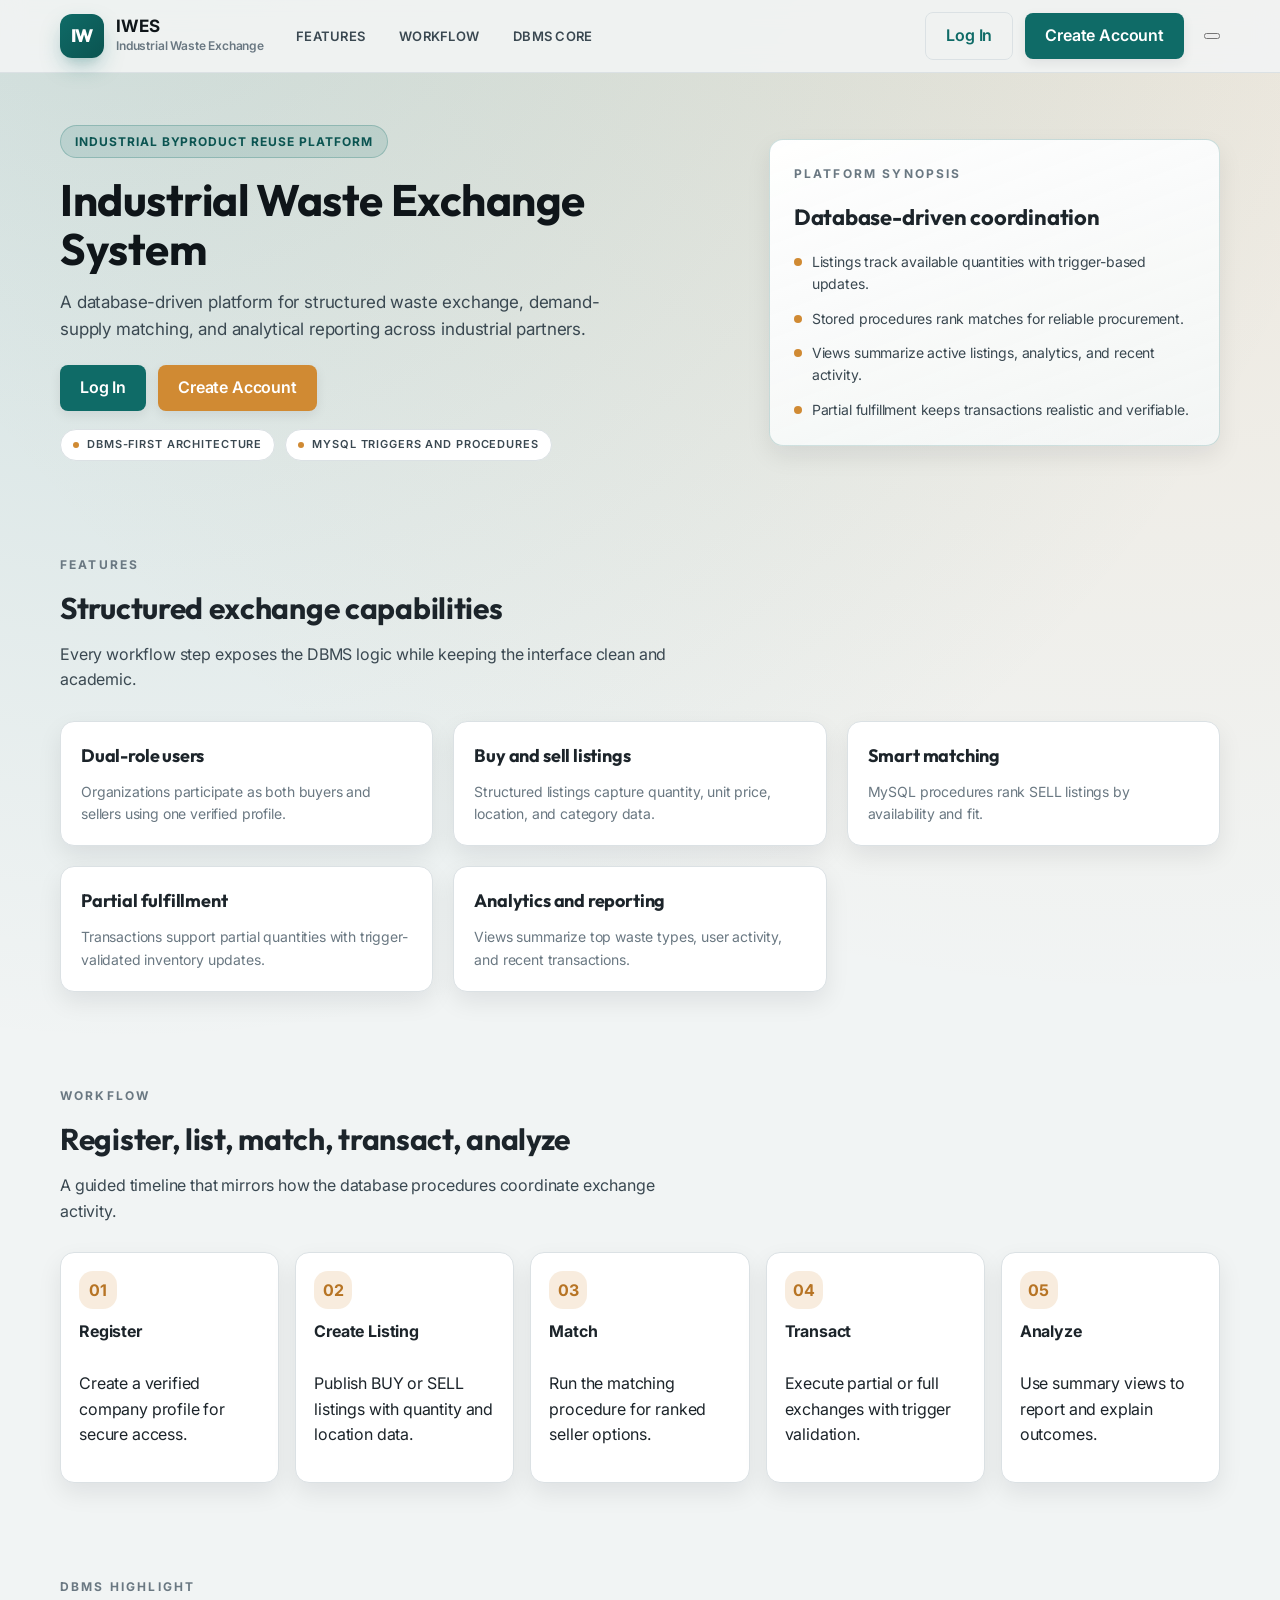
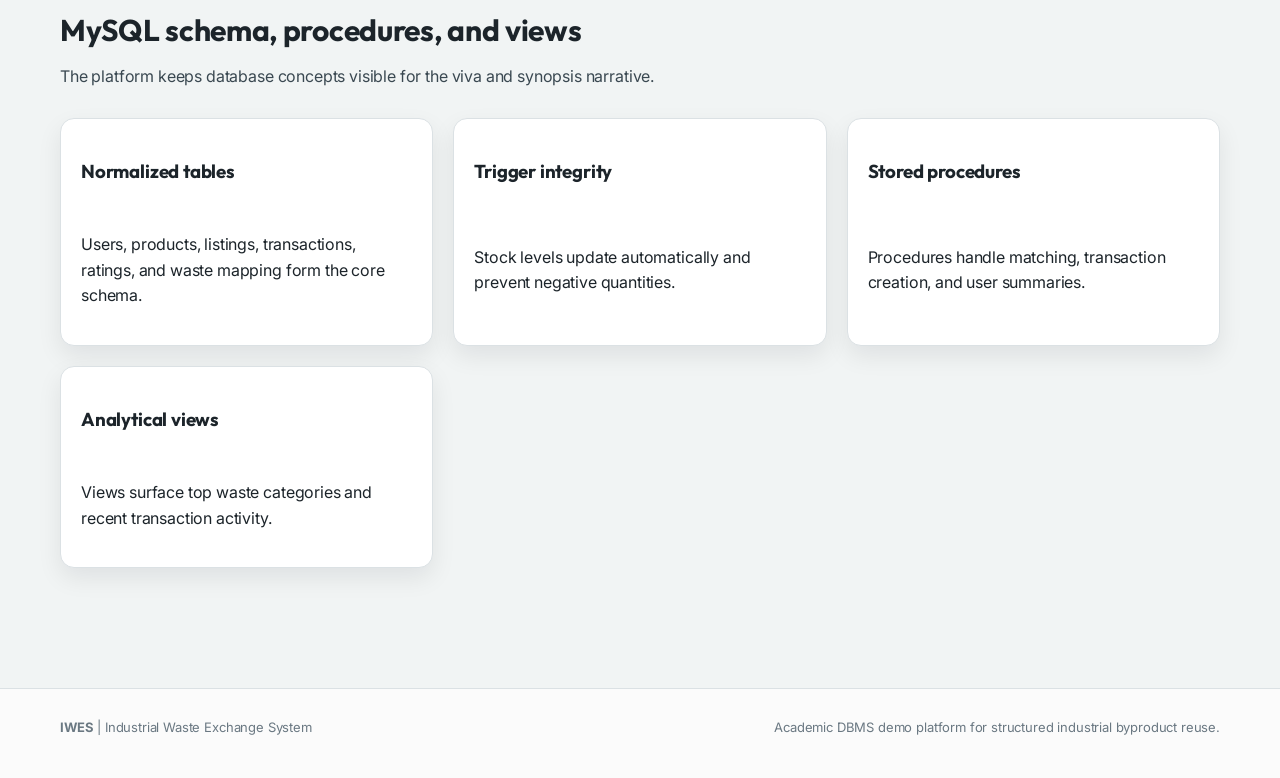
<file: frontend/index.html>
<!DOCTYPE html>
<html lang="en">
<head>
    <meta charset="UTF-8">
    <meta name="viewport" content="width=device-width, initial-scale=1.0">
    <title>IWES | Industrial Waste Exchange System</title>
    <link rel="stylesheet" href="style.css">
</head>
<body class="landing-page">
    <nav class="navbar">
        <div class="nav-inner">
            <a class="nav-brand" href="index.html" aria-label="IWES Home">
                <span class="brand-mark">IW</span>
                <span>
                    <strong>IWES</strong>
                    <span>Industrial Waste Exchange</span>
                </span>
            </a>

            <div class="nav-links" aria-label="Public navigation">
                <a class="nav-link" href="#features">Features</a>
                <a class="nav-link" href="#workflow">Workflow</a>
                <a class="nav-link" href="#dbms">DBMS Core</a>
            </div>

            <div class="nav-actions">
                <a class="button button-ghost" href="login.html">Log In</a>
                <a class="button button-primary" href="register.html">Create Account</a>
            </div>
        </div>
    </nav>

    <main class="landing-main">
        <section class="hero-section">
            <div class="page-container hero-grid">
                <div>
                    <span class="hero-kicker">Industrial byproduct reuse platform</span>
                    <h1 class="hero-title">Industrial Waste Exchange System</h1>
                    <p class="hero-lede">
                        A database-driven platform for structured waste exchange, demand-supply matching,
                        and analytical reporting across industrial partners.
                    </p>
                    <div class="hero-actions">
                        <a class="button button-primary" href="login.html">Log In</a>
                        <a class="button button-secondary" href="register.html">Create Account</a>
                    </div>
                    <div class="hero-meta">
                        <span class="status-chip">DBMS-first architecture</span>
                        <span class="status-chip">MySQL triggers and procedures</span>
                    </div>
                </div>
                <article class="card hero-card">
                    <span class="eyebrow">Platform synopsis</span>
                    <h2>Database-driven coordination</h2>
                    <ul class="hero-list">
                        <li>Listings track available quantities with trigger-based updates.</li>
                        <li>Stored procedures rank matches for reliable procurement.</li>
                        <li>Views summarize active listings, analytics, and recent activity.</li>
                        <li>Partial fulfillment keeps transactions realistic and verifiable.</li>
                    </ul>
                </article>
            </div>
        </section>

        <section class="section-block" id="features">
            <div class="page-container">
                <div class="section-head">
                    <span class="eyebrow">Features</span>
                    <h2>Structured exchange capabilities</h2>
                    <p>Every workflow step exposes the DBMS logic while keeping the interface clean and academic.</p>
                </div>
                <div class="feature-grid">
                    <article class="card feature-card">
                        <h3>Dual-role users</h3>
                        <p>Organizations participate as both buyers and sellers using one verified profile.</p>
                    </article>
                    <article class="card feature-card">
                        <h3>Buy and sell listings</h3>
                        <p>Structured listings capture quantity, unit price, location, and category data.</p>
                    </article>
                    <article class="card feature-card">
                        <h3>Smart matching</h3>
                        <p>MySQL procedures rank SELL listings by availability and fit.</p>
                    </article>
                    <article class="card feature-card">
                        <h3>Partial fulfillment</h3>
                        <p>Transactions support partial quantities with trigger-validated inventory updates.</p>
                    </article>
                    <article class="card feature-card">
                        <h3>Analytics and reporting</h3>
                        <p>Views summarize top waste types, user activity, and recent transactions.</p>
                    </article>
                </div>
            </div>
        </section>

        <section class="section-block" id="workflow">
            <div class="page-container">
                <div class="section-head">
                    <span class="eyebrow">Workflow</span>
                    <h2>Register, list, match, transact, analyze</h2>
                    <p>A guided timeline that mirrors how the database procedures coordinate exchange activity.</p>
                </div>
                <div class="workflow-grid">
                    <article class="card workflow-step">
                        <span class="step-index">01</span>
                        <strong>Register</strong>
                        <p>Create a verified company profile for secure access.</p>
                    </article>
                    <article class="card workflow-step">
                        <span class="step-index">02</span>
                        <strong>Create Listing</strong>
                        <p>Publish BUY or SELL listings with quantity and location data.</p>
                    </article>
                    <article class="card workflow-step">
                        <span class="step-index">03</span>
                        <strong>Match</strong>
                        <p>Run the matching procedure for ranked seller options.</p>
                    </article>
                    <article class="card workflow-step">
                        <span class="step-index">04</span>
                        <strong>Transact</strong>
                        <p>Execute partial or full exchanges with trigger validation.</p>
                    </article>
                    <article class="card workflow-step">
                        <span class="step-index">05</span>
                        <strong>Analyze</strong>
                        <p>Use summary views to report and explain outcomes.</p>
                    </article>
                </div>
            </div>
        </section>

        <section class="section-block" id="dbms">
            <div class="page-container">
                <div class="section-head">
                    <span class="eyebrow">DBMS Highlight</span>
                    <h2>MySQL schema, procedures, and views</h2>
                    <p>The platform keeps database concepts visible for the viva and synopsis narrative.</p>
                </div>
                <div class="dbms-grid">
                    <article class="card dbms-card">
                        <h3>Normalized tables</h3>
                        <p>Users, products, listings, transactions, ratings, and waste mapping form the core schema.</p>
                    </article>
                    <article class="card dbms-card">
                        <h3>Trigger integrity</h3>
                        <p>Stock levels update automatically and prevent negative quantities.</p>
                    </article>
                    <article class="card dbms-card">
                        <h3>Stored procedures</h3>
                        <p>Procedures handle matching, transaction creation, and user summaries.</p>
                    </article>
                    <article class="card dbms-card">
                        <h3>Analytical views</h3>
                        <p>Views surface top waste categories and recent transaction activity.</p>
                    </article>
                </div>
            </div>
        </section>
    </main>

    <footer class="site-footer">
        <div class="page-container footer-grid">
            <div>
                <strong>IWES</strong> | Industrial Waste Exchange System
            </div>
            <div>
                Academic DBMS demo platform for structured industrial byproduct reuse.
            </div>
        </div>
    </footer>

    <script src="main.js"></script>
</body>
</html>
</file>
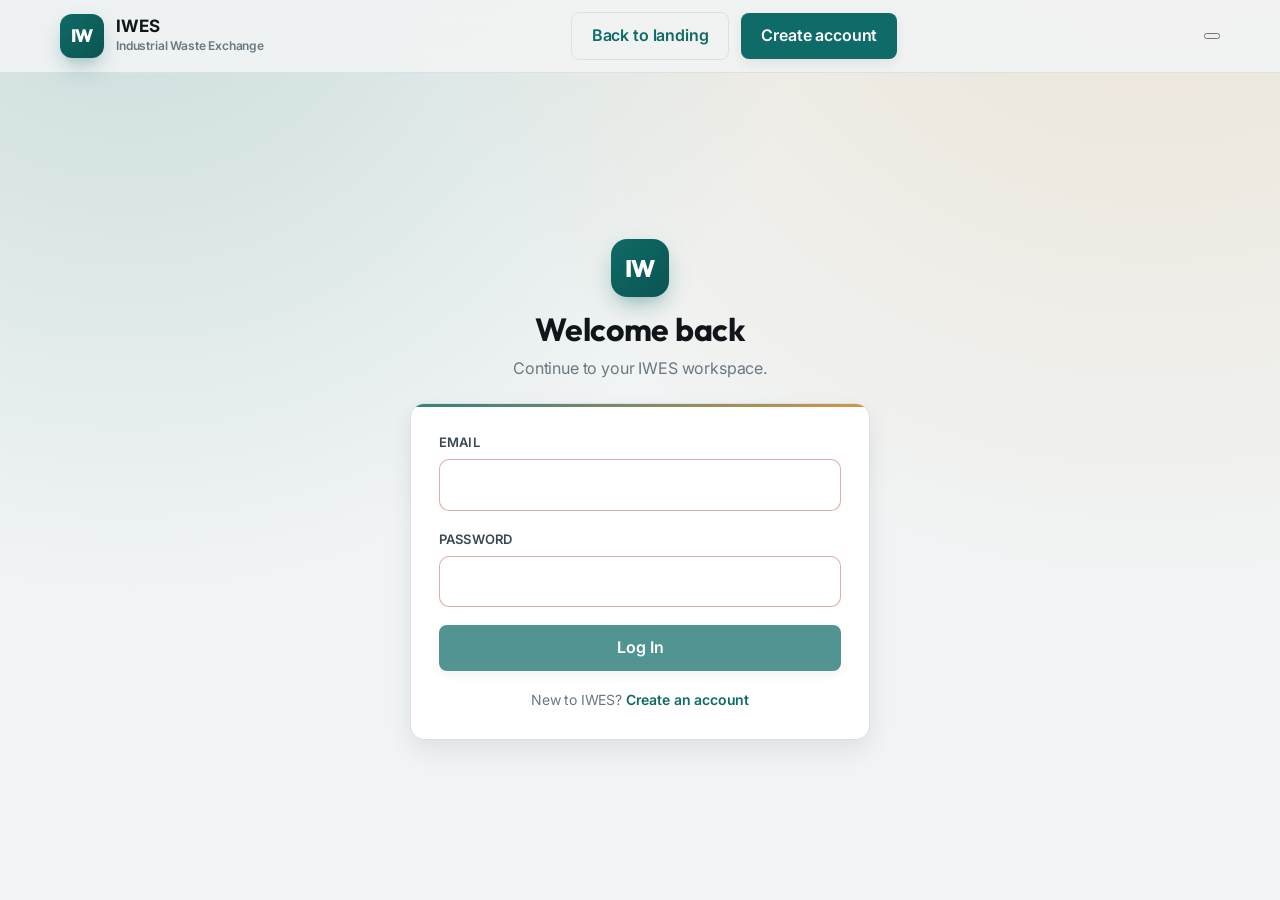
<file: frontend/analytics.html>
<!DOCTYPE html>
<html lang="en">
<head>
    <meta charset="UTF-8">
    <meta name="viewport" content="width=device-width, initial-scale=1.0">
    <title>IWES Analytics</title>
    <link rel="stylesheet" href="style.css">
</head>
<body>
    <div class="app-shell">
        <nav class="navbar">
            <div class="nav-inner">
                <a class="nav-brand" href="dashboard.html" aria-label="IWES Analytics">
                    <span class="brand-mark">IW</span>
                    <span>
                        <strong>IWES</strong>
                        <span>Analytics</span>
                    </span>
                </a>

                <div class="nav-links" aria-label="Primary navigation">
                    <a class="nav-link" href="listings.html">
                        <svg class="nav-icon" viewBox="0 0 24 24" aria-hidden="true">
                            <rect x="3" y="5" width="18" height="3" rx="1.5"></rect>
                            <rect x="3" y="10.5" width="18" height="3" rx="1.5"></rect>
                            <rect x="3" y="16" width="12" height="3" rx="1.5"></rect>
                        </svg>
                        Listings
                    </a>
                    <a class="nav-link" href="match.html">
                        <svg class="nav-icon" viewBox="0 0 24 24" aria-hidden="true">
                            <path d="M12 2a10 10 0 1 0 0 20a10 10 0 0 0 0-20Zm0 3a7 7 0 1 1 0 14a7 7 0 0 1 0-14Zm0 3.5a3.5 3.5 0 1 0 0 7a3.5 3.5 0 0 0 0-7Z"></path>
                        </svg>
                        Match
                    </a>
                    <a class="nav-link active" href="analytics.html">
                        <svg class="nav-icon" viewBox="0 0 24 24" aria-hidden="true">
                            <rect x="4" y="11" width="3" height="9" rx="1"></rect>
                            <rect x="10.5" y="7" width="3" height="13" rx="1"></rect>
                            <rect x="17" y="4" width="3" height="16" rx="1"></rect>
                        </svg>
                        Analytics
                    </a>
                    <a class="nav-link" href="dashboard.html">
                        <svg class="nav-icon" viewBox="0 0 24 24" aria-hidden="true">
                            <rect x="3" y="3" width="7" height="7" rx="2"></rect>
                            <rect x="14" y="3" width="7" height="7" rx="2"></rect>
                            <rect x="3" y="14" width="7" height="7" rx="2"></rect>
                            <rect x="14" y="14" width="7" height="7" rx="2"></rect>
                        </svg>
                        Overview
                    </a>
                </div>

                <div class="nav-actions">
                    <span class="user-pill" id="userName">User</span>
                    <button class="button button-ghost" type="button" id="logoutButton">Logout</button>
                </div>
            </div>
        </nav>

        <main class="main-content">
            <header class="page-header">
                <div class="page-title">
                    <h1>Platform Intelligence</h1>
                    <p>MySQL-driven insights for exchange health, waste flow, and high-demand categories.</p>
                </div>
            </header>

            <section class="stats-grid" aria-label="Platform analytics summary">
                <article class="card stat-card">
                    <p class="stat-label">Completed Txns</p>
                    <p class="stat-value" id="completedTransactions">0</p>
                </article>
                <article class="card stat-card">
                    <p class="stat-label">Waste Diverted</p>
                    <p class="stat-value" id="totalWasteDiverted">0</p>
                </article>
                <article class="card stat-card">
                    <p class="stat-label">Average Rating</p>
                    <p class="stat-value" id="avgPlatformRating">0.00</p>
                </article>
                <article class="card stat-card">
                    <p class="stat-label">Total Listings</p>
                    <p class="stat-value" id="totalListings">0</p>
                </article>
                <article class="card stat-card">
                    <p class="stat-label">Active Txns</p>
                    <p class="stat-value" id="activeTransactions">0</p>
                </article>
            </section>

            <section class="content-grid">
                <article class="card panel">
                    <div class="panel-header">
                        <h2 class="section-title">
                            <svg class="section-icon" viewBox="0 0 24 24" aria-hidden="true">
                                <rect x="4" y="11" width="3" height="9" rx="1"></rect>
                                <rect x="10.5" y="7" width="3" height="13" rx="1"></rect>
                                <rect x="17" y="4" width="3" height="16" rx="1"></rect>
                            </svg>
                            Top Waste Categories
                        </h2>
                        <span class="meta-label">vw_top_waste_types</span>
                    </div>
                    <div class="chart-list" id="topWasteChart">
                        <div class="loading-state">Loading chart...</div>
                    </div>
                </article>

                <article class="card panel">
                    <div class="panel-header">
                        <h2 class="section-title">
                            <svg class="section-icon" viewBox="0 0 24 24" aria-hidden="true">
                                <path d="M12 2a10 10 0 1 0 0 20a10 10 0 0 0 0-20Zm1 5v5.2l3.8 2.2l-1 1.7L11 13V7h2Z"></path>
                            </svg>
                            Platform Insights
                        </h2>
                        <span class="meta-label">SQL Aggregates</span>
                    </div>
                    <div class="listing-grid" id="insightsGrid">
                        <div class="loading-state">Loading insights...</div>
                    </div>
                </article>
            </section>

            <section class="card panel mt-18">
                <div class="panel-header">
                    <h2 class="section-title">
                        <svg class="section-icon" viewBox="0 0 24 24" aria-hidden="true">
                            <path d="M12 2a10 10 0 1 0 0 20a10 10 0 0 0 0-20Zm1 5v5.2l3.8 2.2l-1 1.7L11 13V7h2Z"></path>
                        </svg>
                        Recent Transactions
                    </h2>
                    <span class="meta-label">vw_recent_transactions</span>
                </div>
                <div class="table-wrap">
                    <table class="responsive-table">
                        <thead>
                            <tr>
                                <th>Product</th>
                                <th>Category</th>
                                <th>Qty</th>
                                <th>Buyer</th>
                                <th>Seller</th>
                                <th>Status</th>
                                <th>Date</th>
                            </tr>
                        </thead>
                        <tbody id="recentBody">
                            <tr><td colspan="7" class="loading-state">Loading transactions...</td></tr>
                        </tbody>
                    </table>
                </div>
            </section>
        </main>
    </div>

    <script src="main.js"></script>
    <script>
        const currentUser = checkLogin();

        if (currentUser) {
            document.getElementById("userName").textContent = currentUser.name || currentUser.email;
        }

        document.getElementById("logoutButton").addEventListener("click", async () => {
            const button = document.getElementById("logoutButton");
            setButtonLoading(button, true, "Logging out...");
            try {
                await apiCall("/auth/logout", "POST");
            } catch (error) {
                showToast(error.message, "error");
            } finally {
                clearStoredUser();
                window.location.href = "login.html";
            }
        });

        async function loadAnalytics() {
            try {
                const [meData, topWasteData, recentData, insightData] = await Promise.all([
                    apiCall("/auth/me"),
                    apiCall("/analytics/top-waste"),
                    apiCall("/analytics/recent"),
                    apiCall("/analytics/insights"),
                ]);
                setStoredUser(meData.user);
                document.getElementById("userName").textContent = meData.user.name;
                renderTopWaste(topWasteData.top_waste || []);
                renderRecent(recentData.transactions || []);
                renderInsights(insightData.insights || {});
            } catch (error) {
                showToast(error.message, "error");
                document.getElementById("topWasteChart").innerHTML = `<div class="empty-state">Could not load top waste data.</div>`;
                document.getElementById("insightsGrid").innerHTML = `<div class="empty-state">Could not load insights.</div>`;
                document.getElementById("recentBody").innerHTML = `<tr><td colspan="7" class="empty-state">Could not load recent transactions.</td></tr>`;
            }
        }

        function renderInsights(insights) {
            const completedTransactions = Number(insights.completed_transactions || 0);
            const totalWasteDiverted = Number(insights.total_waste_diverted || 0);
            const avgRating = Number(insights.avg_platform_rating || 0);
            const totalListings = Number(insights.total_listings || 0);
            const activeTransactions = Number(insights.active_transactions || 0);

            document.getElementById("completedTransactions").textContent = formatNumber(completedTransactions);
            document.getElementById("totalWasteDiverted").textContent = formatNumber(totalWasteDiverted, 2);
            document.getElementById("avgPlatformRating").textContent = avgRating.toFixed(2);
            document.getElementById("totalListings").textContent = formatNumber(totalListings);
            document.getElementById("activeTransactions").textContent = formatNumber(activeTransactions);

            const cards = [
                {
                    title: "Most Traded Waste",
                    value: insights.most_traded_waste || "No data yet",
                },
                {
                    title: "Completed Transactions",
                    value: formatNumber(completedTransactions),
                },
                {
                    title: "Total Waste Diverted",
                    value: `${formatNumber(totalWasteDiverted, 2)} units`,
                },
                {
                    title: "Avg Platform Rating",
                    value: avgRating.toFixed(2),
                },
            ];

            document.getElementById("insightsGrid").innerHTML = cards.map((card) => `
                <article class="card listing-card">
                    <p class="stat-label">${escapeHtml(card.title)}</p>
                    <p class="stat-value">${escapeHtml(card.value)}</p>
                </article>
            `).join("");
        }

        function renderTopWaste(rows) {
            const chart = document.getElementById("topWasteChart");
            if (!rows.length) {
                chart.innerHTML = `<div class="empty-state">No category analytics available.</div>`;
                return;
            }

            const maxCount = Math.max(...rows.map((row) => Number(row.transaction_count || 0)), 1);
            chart.innerHTML = rows.map((row) => {
                const count = Number(row.transaction_count || 0);
                const width = Math.max(5, Math.round((count / maxCount) * 100));
                return `
                    <div class="bar-row">
                        <div class="bar-label">${escapeHtml(row.category)}</div>
                        <div class="bar-track" aria-hidden="true">
                            <div class="bar-fill" style="width: ${width}%"></div>
                        </div>
                        <div class="bar-value">${formatNumber(count)} txns, ${formatNumber(row.total_qty_exchanged, 2)} qty</div>
                    </div>
                `;
            }).join("");
        }

        function renderRecent(transactions) {
            const body = document.getElementById("recentBody");

            if (!transactions.length) {
                body.innerHTML = `<tr><td colspan="7" class="empty-state">No recent transactions in the last 30 days.</td></tr>`;
                return;
            }

            body.innerHTML = transactions.map((txn) => `
                <tr>
                    <td data-label="Product">${materialCell(txn.product_name, txn.category, txn.unit)}</td>
                    <td data-label="Category">${escapeHtml(txn.category)}</td>
                    <td data-label="Qty">${formatNumber(txn.qty_exchanged, 2)} ${escapeHtml(txn.unit)}</td>
                    <td data-label="Buyer">${escapeHtml(txn.buyer_name)}</td>
                    <td data-label="Seller">${escapeHtml(txn.seller_name)}</td>
                    <td data-label="Status">${statusBadge(txn.status)}</td>
                    <td data-label="Date">${formatDate(txn.txn_date)}</td>
                </tr>
            `).join("");
        }

        loadAnalytics();
    </script>
</body>
</html>
</file>
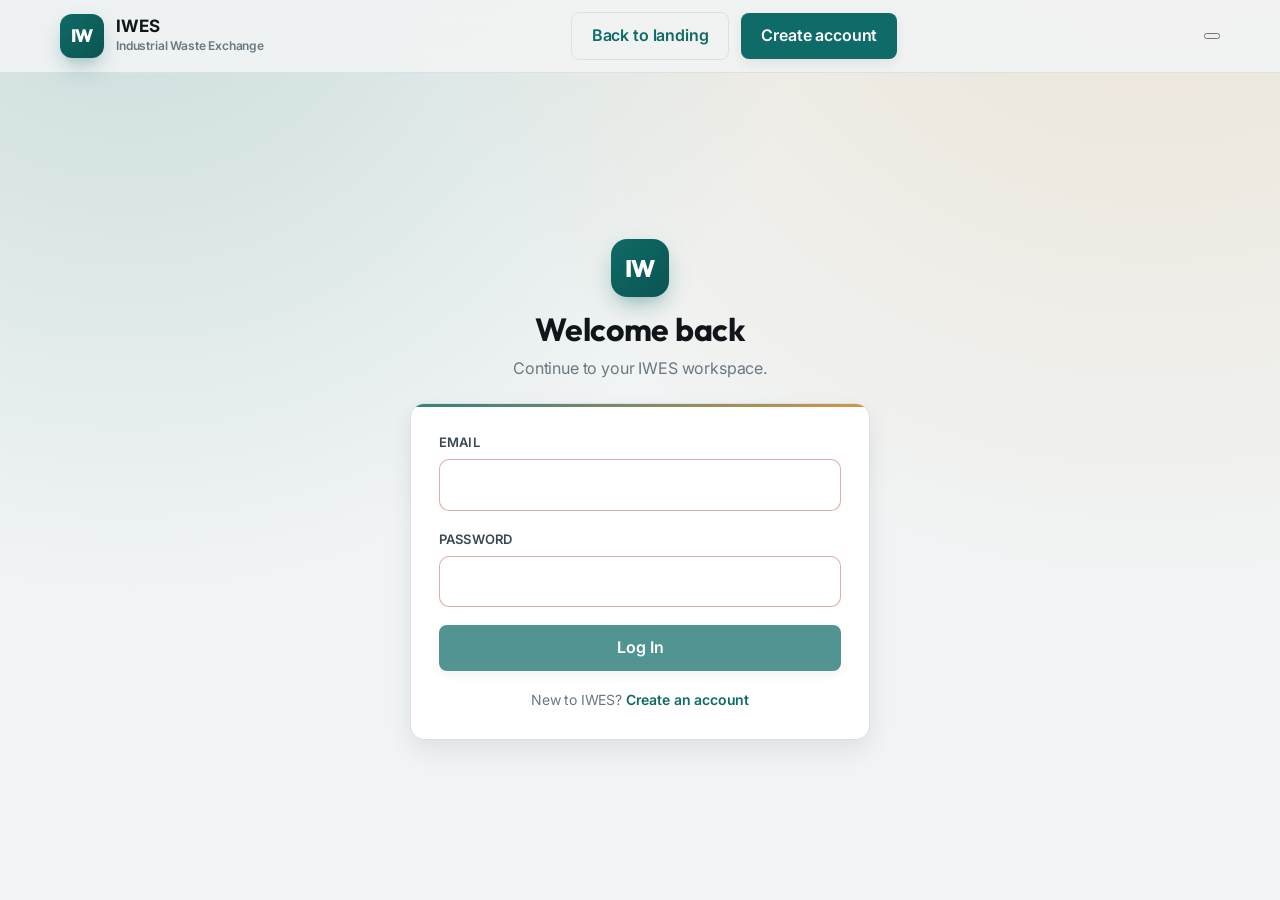
<file: frontend/dashboard.html>
<!DOCTYPE html>
<html lang="en">
<head>
    <meta charset="UTF-8">
    <meta name="viewport" content="width=device-width, initial-scale=1.0">
    <title>IWES Overview</title>
    <link rel="stylesheet" href="style.css">
</head>
<body>
    <div class="app-shell">
        <nav class="navbar">
            <div class="nav-inner">
                <a class="nav-brand" href="dashboard.html" aria-label="IWES Overview">
                    <span class="brand-mark">IW</span>
                    <span>
                        <strong>IWES</strong>
                        <span>Overview</span>
                    </span>
                </a>

                <div class="nav-links" aria-label="Primary navigation">
                    <a class="nav-link" href="listings.html">
                        <svg class="nav-icon" viewBox="0 0 24 24" aria-hidden="true">
                            <rect x="3" y="5" width="18" height="3" rx="1.5"></rect>
                            <rect x="3" y="10.5" width="18" height="3" rx="1.5"></rect>
                            <rect x="3" y="16" width="12" height="3" rx="1.5"></rect>
                        </svg>
                        Listings
                    </a>
                    <a class="nav-link" href="match.html">
                        <svg class="nav-icon" viewBox="0 0 24 24" aria-hidden="true">
                            <path d="M12 2a10 10 0 1 0 0 20a10 10 0 0 0 0-20Zm0 3a7 7 0 1 1 0 14a7 7 0 0 1 0-14Zm0 3.5a3.5 3.5 0 1 0 0 7a3.5 3.5 0 0 0 0-7Z"></path>
                        </svg>
                        Match
                    </a>
                    <a class="nav-link" href="analytics.html">
                        <svg class="nav-icon" viewBox="0 0 24 24" aria-hidden="true">
                            <rect x="4" y="11" width="3" height="9" rx="1"></rect>
                            <rect x="10.5" y="7" width="3" height="13" rx="1"></rect>
                            <rect x="17" y="4" width="3" height="16" rx="1"></rect>
                        </svg>
                        Analytics
                    </a>
                    <a class="nav-link active" href="dashboard.html">
                        <svg class="nav-icon" viewBox="0 0 24 24" aria-hidden="true">
                            <rect x="3" y="3" width="7" height="7" rx="2"></rect>
                            <rect x="14" y="3" width="7" height="7" rx="2"></rect>
                            <rect x="3" y="14" width="7" height="7" rx="2"></rect>
                            <rect x="14" y="14" width="7" height="7" rx="2"></rect>
                        </svg>
                        Overview
                    </a>
                </div>

                <div class="nav-actions">
                    <span class="user-pill" id="userName">User</span>
                    <button class="button button-ghost" type="button" id="logoutButton">Logout</button>
                </div>
            </div>
        </nav>

        <main class="main-content">
            <header class="page-header">
                <div class="page-title">
                    <h1>Overview Dashboard</h1>
                    <p id="welcomeText">Track platform activity and your current exchange footprint.</p>
                </div>
                <div class="page-actions">
                    <a class="button button-primary" href="listings.html">New Listing</a>
                    <a class="button button-secondary" href="match.html">Run Match</a>
                </div>
            </header>

            <section class="stats-grid" aria-label="Overview stats">
                <article class="card stat-card">
                    <p class="stat-label">Total Listings</p>
                    <p class="stat-value" id="totalListings">0</p>
                </article>
                <article class="card stat-card">
                    <p class="stat-label">Active Txns</p>
                    <p class="stat-value" id="activeTransactions">0</p>
                </article>
                <article class="card stat-card">
                    <p class="stat-label">Completed Txns</p>
                    <p class="stat-value" id="completedTransactions">0</p>
                </article>
                <article class="card stat-card">
                    <p class="stat-label">Total Waste Diverted</p>
                    <p class="stat-value" id="totalWasteDiverted">0</p>
                </article>
                <article class="card stat-card">
                    <p class="stat-label">My Active Listings</p>
                    <p class="stat-value" id="myActiveListings">0</p>
                </article>
            </section>

            <section class="content-grid">
                <article class="card panel">
                    <div class="panel-header">
                        <h2 class="section-title">
                            <svg class="section-icon" viewBox="0 0 24 24" aria-hidden="true">
                                <path d="M12 2a10 10 0 1 0 0 20a10 10 0 0 0 0-20Zm1 5v5.2l3.8 2.2l-1 1.7L11 13V7h2Z"></path>
                            </svg>
                            Activity Feed
                        </h2>
                        <span class="meta-label">vw_activity_feed</span>
                    </div>
                    <div class="panel-body" id="activityFeed">
                        <div class="loading-state">Loading activity...</div>
                    </div>
                </article>

                <article class="card panel">
                    <div class="panel-header">
                        <h2 class="section-title">
                            <svg class="section-icon" viewBox="0 0 24 24" aria-hidden="true">
                                <rect x="3" y="5" width="18" height="3" rx="1.5"></rect>
                                <rect x="3" y="10.5" width="18" height="3" rx="1.5"></rect>
                                <rect x="3" y="16" width="12" height="3" rx="1.5"></rect>
                            </svg>
                            Quick Actions
                        </h2>
                        <span class="meta-label">Navigation</span>
                    </div>
                    <div class="panel-body">
                        <div class="listing-actions">
                            <a class="button button-primary" href="listings.html">Manage Listings</a>
                            <a class="button button-secondary" href="match.html">Find Matches</a>
                            <a class="button button-ghost" href="analytics.html">View Analytics</a>
                        </div>
                    </div>
                </article>
            </section>
        </main>
    </div>

    <script src="main.js"></script>
    <script>
        const currentUser = checkLogin();

        if (currentUser) {
            document.getElementById("userName").textContent = currentUser.name || currentUser.email;
        }

        document.getElementById("logoutButton").addEventListener("click", async () => {
            const button = document.getElementById("logoutButton");
            setButtonLoading(button, true, "Logging out...");
            try {
                await apiCall("/auth/logout", "POST");
            } catch (error) {
                showToast(error.message, "error");
            } finally {
                clearStoredUser();
                window.location.href = "login.html";
            }
        });

        async function loadOverview() {
            try {
                const [meData, summaryData, insightData, feedData] = await Promise.all([
                    apiCall("/auth/me"),
                    apiCall("/analytics/summary"),
                    apiCall("/analytics/insights"),
                    apiCall("/analytics/activity-feed"),
                ]);

                setStoredUser(meData.user);
                document.getElementById("userName").textContent = meData.user.name;
                document.getElementById("welcomeText").textContent = `Welcome back, ${meData.user.name}.`;
                renderStats(summaryData.summary || {}, insightData.insights || {});
                renderActivityFeed(feedData.activity_feed || []);
            } catch (error) {
                showToast(error.message, "error");
                document.getElementById("activityFeed").innerHTML = `<div class="empty-state">Could not load activity feed.</div>`;
            }
        }

        function renderStats(summary, insights) {
            document.getElementById("totalListings").textContent = formatNumber(insights.total_listings || summary.total_listings || 0);
            document.getElementById("activeTransactions").textContent = formatNumber(insights.active_transactions || 0);
            document.getElementById("completedTransactions").textContent = formatNumber(insights.completed_transactions || 0);
            document.getElementById("totalWasteDiverted").textContent = formatNumber(insights.total_waste_diverted || 0, 2);
            document.getElementById("myActiveListings").textContent = formatNumber(summary.active_listings || 0);
        }

        function renderActivityFeed(rows) {
            const container = document.getElementById("activityFeed");
            if (!rows.length) {
                container.innerHTML = `<div class="empty-state">No recent activity found.</div>`;
                return;
            }

            container.innerHTML = rows.map((item) => {
                const icon = String(item.event_type || "").toUpperCase() === "TRANSACTION" ? "TX" : "LS";
                return `
                    <div class="activity-item">
                        <div class="activity-icon">${icon}</div>
                        <div class="feed-body">
                            <p>${escapeHtml(item.message || "")}</p>
                            <span class="activity-time">${timeAgo(item.event_time)}</span>
                        </div>
                    </div>
                `;
            }).join("");
        }

        function timeAgo(dateValue) {
            if (!dateValue) {
                return "Unknown time";
            }
            const eventTime = new Date(dateValue).getTime();
            if (Number.isNaN(eventTime)) {
                return formatDate(dateValue);
            }
            const diffSeconds = Math.max(0, Math.floor((Date.now() - eventTime) / 1000));
            if (diffSeconds < 60) {
                return "Just now";
            }
            const diffMinutes = Math.floor(diffSeconds / 60);
            if (diffMinutes < 60) {
                return `${diffMinutes} min ago`;
            }
            const diffHours = Math.floor(diffMinutes / 60);
            if (diffHours < 24) {
                return `${diffHours} hr ago`;
            }
            const diffDays = Math.floor(diffHours / 24);
            return `${diffDays} day ago${diffDays > 1 ? "s" : ""}`;
        }

        loadOverview();
    </script>
</body>
</html>
</file>
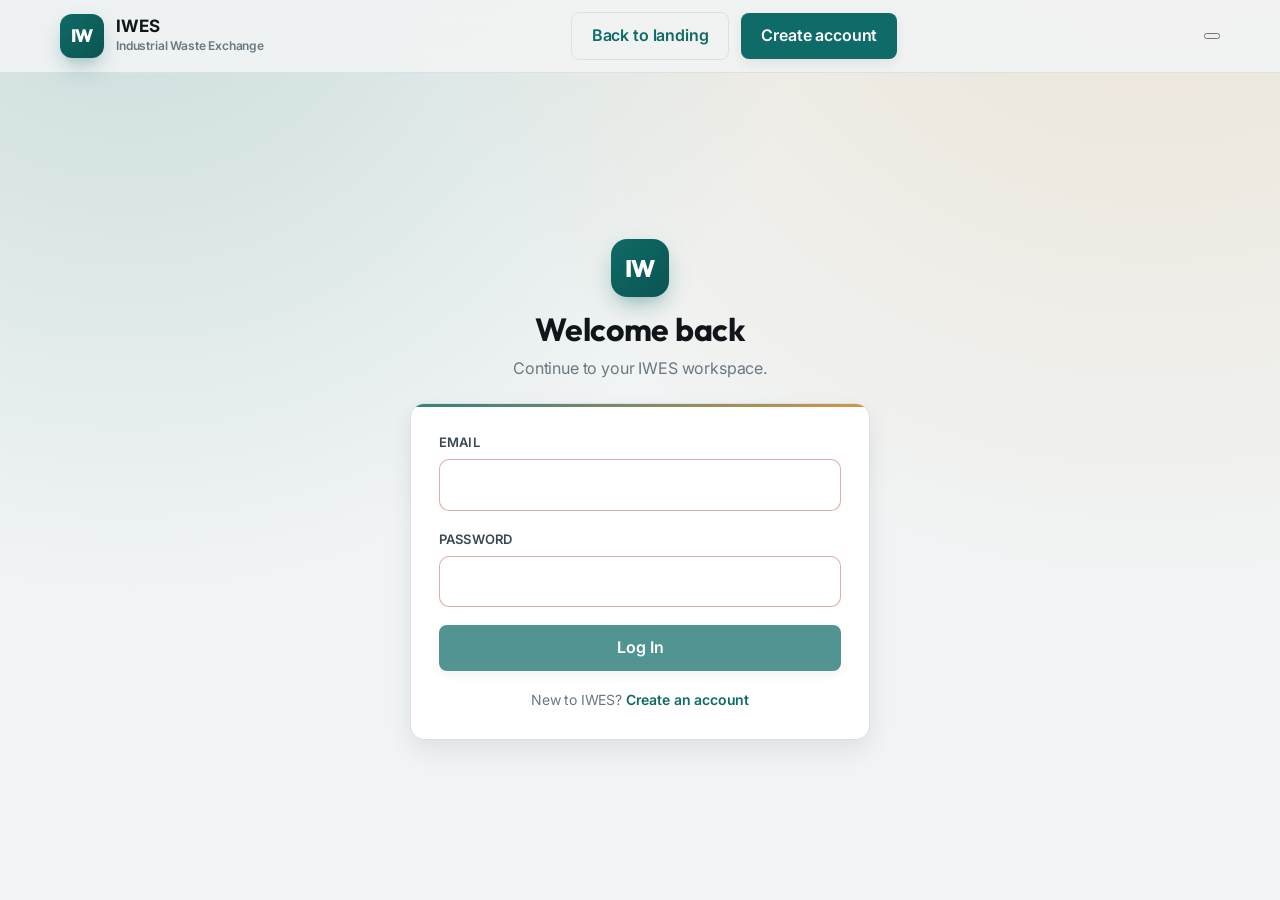
<file: frontend/listings.html>
<!DOCTYPE html>
<html lang="en">
<head>
    <meta charset="UTF-8">
    <meta name="viewport" content="width=device-width, initial-scale=1.0">
    <title>IWES Listings</title>
    <link rel="stylesheet" href="style.css">
</head>
<body>
    <div class="app-shell">
        <nav class="navbar">
            <div class="nav-inner">
                <a class="nav-brand" href="dashboard.html" aria-label="IWES Listings">
                    <span class="brand-mark">IW</span>
                    <span>
                        <strong>IWES</strong>
                        <span>Listings</span>
                    </span>
                </a>

                <div class="nav-links" aria-label="Primary navigation">
                    <a class="nav-link active" href="listings.html">
                        <svg class="nav-icon" viewBox="0 0 24 24" aria-hidden="true">
                            <rect x="3" y="5" width="18" height="3" rx="1.5"></rect>
                            <rect x="3" y="10.5" width="18" height="3" rx="1.5"></rect>
                            <rect x="3" y="16" width="12" height="3" rx="1.5"></rect>
                        </svg>
                        Listings
                    </a>
                    <a class="nav-link" href="match.html">
                        <svg class="nav-icon" viewBox="0 0 24 24" aria-hidden="true">
                            <path d="M12 2a10 10 0 1 0 0 20a10 10 0 0 0 0-20Zm0 3a7 7 0 1 1 0 14a7 7 0 0 1 0-14Zm0 3.5a3.5 3.5 0 1 0 0 7a3.5 3.5 0 0 0 0-7Z"></path>
                        </svg>
                        Match
                    </a>
                    <a class="nav-link" href="analytics.html">
                        <svg class="nav-icon" viewBox="0 0 24 24" aria-hidden="true">
                            <rect x="4" y="11" width="3" height="9" rx="1"></rect>
                            <rect x="10.5" y="7" width="3" height="13" rx="1"></rect>
                            <rect x="17" y="4" width="3" height="16" rx="1"></rect>
                        </svg>
                        Analytics
                    </a>
                    <a class="nav-link" href="dashboard.html">
                        <svg class="nav-icon" viewBox="0 0 24 24" aria-hidden="true">
                            <rect x="3" y="3" width="7" height="7" rx="2"></rect>
                            <rect x="14" y="3" width="7" height="7" rx="2"></rect>
                            <rect x="3" y="14" width="7" height="7" rx="2"></rect>
                            <rect x="14" y="14" width="7" height="7" rx="2"></rect>
                        </svg>
                        Overview
                    </a>
                </div>

                <div class="nav-actions">
                    <span class="user-pill" id="userName">User</span>
                    <button class="button button-ghost" type="button" id="logoutButton">Logout</button>
                </div>
            </div>
        </nav>

        <main class="main-content">
            <header class="page-header">
                <div class="page-title">
                    <h1>Listings</h1>
                    <p>Search active listings and publish structured BUY or SELL requests.</p>
                </div>
                <div class="page-actions">
                    <button class="button button-primary" type="button" id="openCreateModal">Create Listing</button>
                </div>
            </header>

            <section class="card filter-card filter-bar" aria-label="Listing filters">
                <form class="form-grid" id="filterForm">
                    <div class="form-group">
                        <label for="categoryFilter">Category</label>
                        <select id="categoryFilter" name="category">
                            <option value="">All categories</option>
                        </select>
                    </div>
                    <div class="form-group">
                        <label for="typeFilter">Listing Type</label>
                        <select id="typeFilter" name="type">
                            <option value="">BUY and SELL</option>
                            <option value="SELL">SELL</option>
                            <option value="BUY">BUY</option>
                        </select>
                    </div>
                    <div class="form-group">
                        <label for="statusFilter">Status</label>
                        <select id="statusFilter" name="status">
                            <option value="">All statuses</option>
                            <option value="ACTIVE">ACTIVE</option>
                            <option value="COMPLETED">COMPLETED</option>
                            <option value="EXPIRED">EXPIRED</option>
                        </select>
                    </div>
                    <div class="form-group">
                        <label for="minQtyFilter">Minimum Quantity</label>
                        <input id="minQtyFilter" name="min_qty" type="number" min="0" step="0.01" placeholder="0">
                    </div>
                    <div class="form-group">
                        <label for="searchFilter">Search Product</label>
                        <input id="searchFilter" name="search" type="text" placeholder="Product name">
                    </div>
                    <div class="form-group">
                        <label for="sortFilter">Sort By</label>
                        <select id="sortFilter" name="sort">
                            <option value="newest">Newest first</option>
                            <option value="price-asc">Price: low to high</option>
                            <option value="price-desc">Price: high to low</option>
                            <option value="qty-desc">Quantity: high to low</option>
                            <option value="qty-asc">Quantity: low to high</option>
                        </select>
                    </div>
                    <div class="form-group">
                        <label>View</label>
                        <div class="view-toggle" role="tablist" aria-label="Listing view">
                            <button class="button button-ghost view-button" type="button" data-view="table" aria-pressed="true">Table</button>
                            <button class="button button-ghost view-button" type="button" data-view="cards" aria-pressed="false">Cards</button>
                        </div>
                    </div>
                    <div class="form-group">
                        <label>&nbsp;</label>
                        <button class="button button-secondary button-wide" type="submit" id="filterButton">Apply Filters</button>
                    </div>
                    <div class="form-group">
                        <label>&nbsp;</label>
                        <button class="button button-ghost button-wide" type="button" id="clearFilters">Clear</button>
                    </div>
                </form>
            </section>

            <section class="card panel mt-18">
                <div class="panel-header">
                    <h2 class="section-title">
                        <svg class="section-icon" viewBox="0 0 24 24" aria-hidden="true">
                            <rect x="3" y="5" width="18" height="3" rx="1.5"></rect>
                            <rect x="3" y="10.5" width="18" height="3" rx="1.5"></rect>
                            <rect x="3" y="16" width="12" height="3" rx="1.5"></rect>
                        </svg>
                        Listings
                    </h2>
                    <span class="status-chip" id="listingCount">0 records</span>
                </div>
                <div class="listings-view" id="listingsView" data-view="table">
                    <div class="table-wrap">
                        <table class="responsive-table">
                            <thead>
                                <tr>
                                    <th>Product</th>
                                    <th>Owner</th>
                                    <th>Type</th>
                                    <th>Quantity</th>
                                    <th>Price</th>
                                    <th>Location</th>
                                    <th>Status</th>
                                    <th>Created</th>
                                    <th>Action</th>
                                </tr>
                            </thead>
                            <tbody id="listingsBody">
                                <tr>
                                    <td colspan="9" class="loading-state">
                                        <div class="skeleton skeleton-line"></div>
                                    </td>
                                </tr>
                            </tbody>
                        </table>
                    </div>
                    <div class="listing-grid" id="listingGrid"></div>
                </div>
            </section>
        </main>
    </div>

    <div class="modal-backdrop" id="createModal" role="dialog" aria-modal="true" aria-labelledby="createModalTitle">
        <section class="modal">
            <div class="modal-header">
                <div>
                    <h2 id="createModalTitle">Create Listing</h2>
                    <p>Quantity tracking is handled by MySQL triggers after transactions.</p>
                </div>
                <button class="icon-button" type="button" id="closeCreateModal" aria-label="Close create listing modal">&times;</button>
            </div>
            <div class="modal-body">
                <form id="createListingForm">
                    <div class="form-group">
                        <label for="productSelect">Product</label>
                        <select id="productSelect" required>
                            <option value="">Select product</option>
                        </select>
                    </div>

                    <div class="form-grid form-grid-two">
                        <div class="form-group">
                            <label for="listingType">Listing Type</label>
                            <select id="listingType" required>
                                <option value="SELL">SELL</option>
                                <option value="BUY">BUY</option>
                            </select>
                        </div>
                        <div class="form-group">
                            <label for="totalQty">Total Quantity</label>
                            <input id="totalQty" type="number" min="0.01" step="0.01" required>
                        </div>
                    </div>

                    <div class="form-grid form-grid-two">
                        <div class="form-group">
                            <label for="pricePerUnit">Price Per Unit</label>
                            <input id="pricePerUnit" type="number" min="0" step="0.01" placeholder="Optional">
                        </div>
                        <div class="form-group">
                            <label for="location">Location</label>
                            <input id="location" type="text" maxlength="150" placeholder="Noida, Ghaziabad">
                        </div>
                    </div>

                    <div class="form-actions">
                        <button class="button button-ghost" type="button" id="cancelCreate">Cancel</button>
                        <button class="button button-primary" type="submit" id="createButton">Save Listing</button>
                    </div>
                </form>
            </div>
        </section>
    </div>

    <div class="modal-backdrop" id="deleteModal" role="dialog" aria-modal="true" aria-labelledby="deleteModalTitle">
        <section class="modal">
            <div class="modal-header">
                <div>
                    <h2 id="deleteModalTitle">Delete Listing</h2>
                    <p>Confirm removal of this listing from the exchange.</p>
                </div>
                <button class="icon-button" type="button" id="closeDeleteModal" aria-label="Close delete modal">&times;</button>
            </div>
            <div class="modal-body">
                <p id="deleteModalText" class="modal-note">This action cannot be undone.</p>
                <div class="form-actions">
                    <button class="button button-ghost" type="button" id="cancelDelete">Cancel</button>
                    <button class="button button-secondary" type="button" id="confirmDelete">Delete Listing</button>
                </div>
            </div>
        </section>
    </div>

    <script src="main.js"></script>
    <script>
        const currentUser = checkLogin();
        let allProducts = [];
        let allListings = [];
        let currentView = "table";
        let pendingDeleteListing = null;

        if (currentUser) {
            document.getElementById("userName").textContent = currentUser.name || currentUser.email;
        }

        bindRequiredForm(
            document.getElementById("createListingForm"),
            document.getElementById("createButton")
        );

        document.getElementById("logoutButton").addEventListener("click", async () => {
            const button = document.getElementById("logoutButton");
            setButtonLoading(button, true, "Logging out...");
            try {
                await apiCall("/auth/logout", "POST");
            } catch (error) {
                showToast(error.message, "error");
            } finally {
                clearStoredUser();
                window.location.href = "login.html";
            }
        });

        document.getElementById("filterForm").addEventListener("submit", async (event) => {
            event.preventDefault();
            const button = document.getElementById("filterButton");
            setButtonLoading(button, true, "Filtering...");
            try {
                await loadListings();
            } finally {
                setButtonLoading(button, false);
            }
        });

        document.getElementById("clearFilters").addEventListener("click", async () => {
            document.getElementById("filterForm").reset();
            document.getElementById("searchFilter").value = "";
            await loadListings();
        });

        document.getElementById("statusFilter").addEventListener("change", applyFilters);
        document.getElementById("sortFilter").addEventListener("change", applyFilters);
        document.getElementById("searchFilter").addEventListener("input", applyFilters);

        document.querySelectorAll(".view-button").forEach((button) => {
            button.addEventListener("click", () => setViewMode(button.dataset.view));
        });

        setViewMode(currentView);

        document.getElementById("openCreateModal").addEventListener("click", openCreateModal);
        document.getElementById("closeCreateModal").addEventListener("click", closeCreateModal);
        document.getElementById("cancelCreate").addEventListener("click", closeCreateModal);
        document.getElementById("createModal").addEventListener("click", (event) => {
            if (event.target.id === "createModal") {
                closeCreateModal();
            }
        });

        document.getElementById("closeDeleteModal").addEventListener("click", closeDeleteModal);
        document.getElementById("cancelDelete").addEventListener("click", closeDeleteModal);
        document.getElementById("deleteModal").addEventListener("click", (event) => {
            if (event.target.id === "deleteModal") {
                closeDeleteModal();
            }
        });

        document.getElementById("confirmDelete").addEventListener("click", async () => {
            if (!pendingDeleteListing) {
                return;
            }
            const button = document.getElementById("confirmDelete");
            setButtonLoading(button, true, "Deleting...");
            try {
                await apiCall(`/listings/${pendingDeleteListing.listing_id}`, "DELETE");
                showToast("Listing deleted", "success");
                closeDeleteModal();
                await loadListings();
            } catch (error) {
                showToast(error.message, "error");
            } finally {
                setButtonLoading(button, false);
            }
        });

        document.getElementById("createListingForm").addEventListener("submit", async (event) => {
            event.preventDefault();
            const button = document.getElementById("createButton");
            const payload = {
                product_id: document.getElementById("productSelect").value,
                listing_type: document.getElementById("listingType").value,
                total_qty: document.getElementById("totalQty").value,
                price_per_unit: document.getElementById("pricePerUnit").value,
                location: document.getElementById("location").value.trim(),
            };

            if (!payload.product_id || !payload.listing_type || !payload.total_qty) {
                showToast("Product, listing type, and quantity are required", "error");
                return;
            }

            setButtonLoading(button, true, "Saving...");
            try {
                await apiCall("/listings/create", "POST", payload);
                showToast("Listing created", "success");
                document.getElementById("createListingForm").reset();
                closeCreateModal();
                await loadListings();
            } catch (error) {
                showToast(error.message, "error");
            } finally {
                setButtonLoading(button, false);
            }
        });

        async function initializePage() {
            try {
                const [meData, productData] = await Promise.all([
                    apiCall("/auth/me"),
                    apiCall("/products"),
                ]);
                setStoredUser(meData.user);
                document.getElementById("userName").textContent = meData.user.name;
                allProducts = productData.products || [];
                renderProductOptions();
                renderCategoryOptions();
                await loadListings();
            } catch (error) {
                showToast(error.message, "error");
                setListingsError();
            }
        }

        async function loadListings() {
            const params = new URLSearchParams();
            const category = document.getElementById("categoryFilter").value;
            const type = document.getElementById("typeFilter").value;
            const minQty = document.getElementById("minQtyFilter").value;

            if (category) {
                params.set("category", category);
            }
            if (type) {
                params.set("type", type);
            }
            if (minQty) {
                params.set("min_qty", minQty);
            }

            const suffix = params.toString() ? `?${params.toString()}` : "";
            const data = await apiCall(`/listings${suffix}`);
            allListings = data.listings || [];
            applyFilters();
        }

        function renderProductOptions() {
            const options = allProducts.map((product) => (
                `<option value="${product.product_id}">${escapeHtml(product.name)} (${escapeHtml(product.unit)})</option>`
            )).join("");
            document.getElementById("productSelect").innerHTML = `<option value="">Select product</option>${options}`;
        }

        function renderCategoryOptions() {
            const categories = [...new Set(allProducts.map((product) => product.category))].sort();
            const options = categories.map((category) => (
                `<option value="${escapeHtml(category)}">${escapeHtml(category)}</option>`
            )).join("");
            document.getElementById("categoryFilter").innerHTML = `<option value="">All categories</option>${options}`;
        }

        function applyFilters() {
            const status = document.getElementById("statusFilter").value;
            const search = document.getElementById("searchFilter").value.trim().toLowerCase();
            const sort = document.getElementById("sortFilter").value;

            let filtered = [...allListings];

            if (status) {
                filtered = filtered.filter((listing) => String(listing.status || "").toUpperCase() === status);
            }

            if (search) {
                filtered = filtered.filter((listing) =>
                    String(listing.product_name || "").toLowerCase().includes(search)
                );
            }

            filtered.sort((a, b) => {
                if (sort === "price-asc") {
                    const aPrice = Number.isFinite(Number(a.price_per_unit)) ? Number(a.price_per_unit) : Number.POSITIVE_INFINITY;
                    const bPrice = Number.isFinite(Number(b.price_per_unit)) ? Number(b.price_per_unit) : Number.POSITIVE_INFINITY;
                    return aPrice - bPrice;
                }
                if (sort === "price-desc") {
                    const aPrice = Number.isFinite(Number(a.price_per_unit)) ? Number(a.price_per_unit) : Number.NEGATIVE_INFINITY;
                    const bPrice = Number.isFinite(Number(b.price_per_unit)) ? Number(b.price_per_unit) : Number.NEGATIVE_INFINITY;
                    return bPrice - aPrice;
                }
                if (sort === "qty-desc") {
                    return Number(b.available_qty || 0) - Number(a.available_qty || 0);
                }
                if (sort === "qty-asc") {
                    return Number(a.available_qty || 0) - Number(b.available_qty || 0);
                }
                const aDate = new Date(a.created_at || 0).getTime();
                const bDate = new Date(b.created_at || 0).getTime();
                return bDate - aDate;
            });

            renderListings(filtered);
        }

        function renderListings(listings) {
            const body = document.getElementById("listingsBody");
            const grid = document.getElementById("listingGrid");
            document.getElementById("listingCount").textContent = `${listings.length} records`;

            if (!listings.length) {
                body.innerHTML = `<tr><td colspan="9" class="empty-state">No listings match the current filters.</td></tr>`;
                grid.innerHTML = `<div class="empty-block">No listings match the current filters.</div>`;
                return;
            }

            body.innerHTML = listings.map((listing) => {
                const isOwnListing = Number(listing.user_id) === Number(currentUser.user_id);
                const inputId = `qty-${listing.listing_id}`;
                const actionCell = isOwnListing
                    ? `<div class="listing-actions"><button class="button button-ghost" type="button" data-delete-id="${listing.listing_id}">Delete</button></div>`
                    : `
                        <div class="qty-action">
                            <input id="${inputId}" type="number" min="0.01" max="${Number(listing.available_qty)}" step="0.01" placeholder="Qty">
                            <button class="button button-secondary" type="button" data-listing-id="${listing.listing_id}" data-input-id="${inputId}">Transact</button>
                        </div>
                    `;

                return `
                    <tr>
                        <td data-label="Product">${materialCell(listing.product_name, listing.category, listing.possible_uses || listing.unit)}</td>
                        <td data-label="Owner">${escapeHtml(listing.user_name)}<br><span>${escapeHtml(listing.user_phone || "-")}</span></td>
                        <td data-label="Type">${statusBadge(listing.listing_type)}</td>
                        <td data-label="Quantity">${formatNumber(listing.available_qty, 2)} / ${formatNumber(listing.total_qty, 2)} ${escapeHtml(listing.unit)}</td>
                        <td data-label="Price">${formatPrice(listing.price_per_unit)}</td>
                        <td data-label="Location">${escapeHtml(listing.location || "-")}</td>
                        <td data-label="Status">${statusBadge(listing.status)}</td>
                        <td data-label="Created">${formatDate(listing.created_at)}</td>
                        <td data-label="Action">${actionCell}</td>
                    </tr>
                `;
            }).join("");

            grid.innerHTML = listings.map((listing) => {
                const isOwnListing = Number(listing.user_id) === Number(currentUser.user_id);
                const inputId = `card-qty-${listing.listing_id}`;
                const actionBlock = isOwnListing
                    ? `<button class="button button-ghost" type="button" data-delete-id="${listing.listing_id}">Delete listing</button>`
                    : `
                        <div class="qty-action">
                            <input id="${inputId}" type="number" min="0.01" max="${Number(listing.available_qty)}" step="0.01" placeholder="Qty">
                            <button class="button button-secondary" type="button" data-listing-id="${listing.listing_id}" data-input-id="${inputId}">Transact</button>
                        </div>
                    `;

                return `
                    <article class="card listing-card">
                        ${materialCell(listing.product_name, listing.category, listing.unit)}
                        <div class="listing-meta">
                            <span>${statusBadge(listing.listing_type)} ${statusBadge(listing.status)}</span>
                            <span>Owner: ${escapeHtml(listing.user_name)} (${escapeHtml(listing.user_phone || "-")})</span>
                            <span>Available: ${formatNumber(listing.available_qty, 2)} ${escapeHtml(listing.unit)}</span>
                            <span>Price: ${formatPrice(listing.price_per_unit)}</span>
                            <span>Location: ${escapeHtml(listing.location || "-")}</span>
                            <span>Created: ${formatDate(listing.created_at)}</span>
                        </div>
                        <div class="listing-actions">
                            ${actionBlock}
                        </div>
                    </article>
                `;
            }).join("");

            document.querySelectorAll("button[data-listing-id]").forEach((button) => {
                button.addEventListener("click", () => transactFromButton(button));
            });

            document.querySelectorAll("button[data-delete-id]").forEach((button) => {
                button.addEventListener("click", () => openDeleteModal(button.dataset.deleteId));
            });
        }

        async function transactFromButton(button) {
            const input = document.getElementById(button.dataset.inputId);
            const qty = Number(input.value);
            if (!qty || qty <= 0) {
                showToast("Enter a valid transaction quantity", "error");
                return;
            }
            if (Number(input.max) && qty > Number(input.max)) {
                showToast("Quantity cannot exceed available stock", "error");
                return;
            }

            setButtonLoading(button, true, "Saving...");
            try {
                const data = await apiCall("/transact", "POST", {
                    listing_id: button.dataset.listingId,
                    qty,
                });
                showToast("Transaction completed. MySQL triggers updated the listing quantity.", "success");
                await loadListings();
                openRatingModal(data.transaction && data.transaction.txn_id);
            } catch (error) {
                showToast(error.message, "error");
            } finally {
                setButtonLoading(button, false);
            }
        }

        function setViewMode(view) {
            currentView = view === "cards" ? "cards" : "table";
            const container = document.getElementById("listingsView");
            container.dataset.view = currentView;
            document.querySelectorAll(".view-button").forEach((button) => {
                const isActive = button.dataset.view === currentView;
                button.classList.toggle("active", isActive);
                button.setAttribute("aria-pressed", isActive ? "true" : "false");
            });
        }

        function openDeleteModal(listingId) {
            pendingDeleteListing = allListings.find((listing) => String(listing.listing_id) === String(listingId));
            if (!pendingDeleteListing) {
                return;
            }
            const qtyText = formatNumber(pendingDeleteListing.total_qty, 2);
            document.getElementById("deleteModalText").textContent = `Delete ${pendingDeleteListing.product_name} listing for ${qtyText} ${pendingDeleteListing.unit}?`;
            document.getElementById("deleteModal").classList.add("open");
        }

        function closeDeleteModal() {
            pendingDeleteListing = null;
            document.getElementById("deleteModal").classList.remove("open");
        }

        function openCreateModal() {
            document.getElementById("createModal").classList.add("open");
            document.getElementById("productSelect").focus();
        }

        function closeCreateModal() {
            document.getElementById("createModal").classList.remove("open");
        }

        function setListingsError() {
            document.getElementById("listingsBody").innerHTML = `<tr><td colspan="9" class="empty-state">Could not load listings.</td></tr>`;
            document.getElementById("listingGrid").innerHTML = `<div class="empty-block">Could not load listings.</div>`;
        }

        initializePage();
    </script>
</body>
</html>
</file>
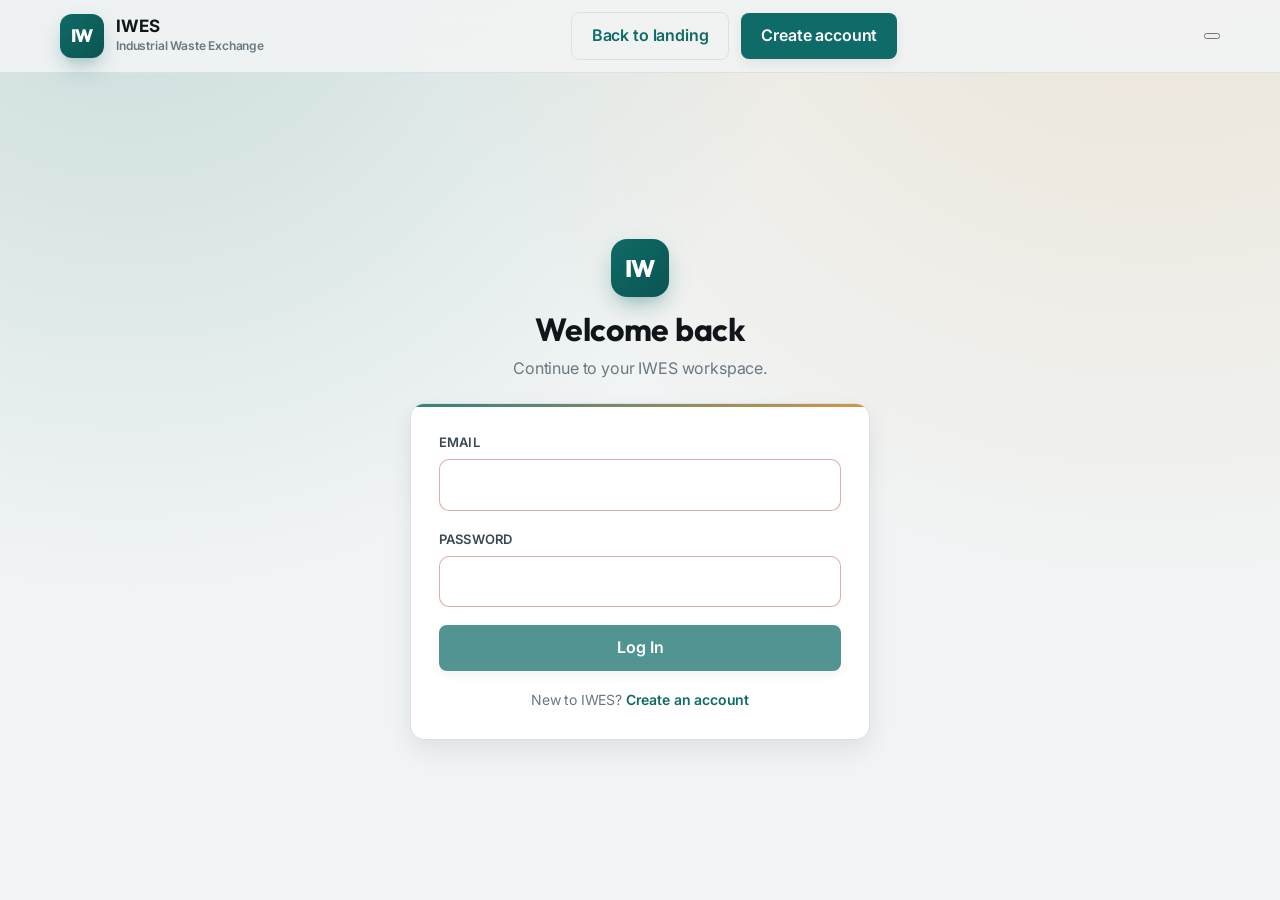
<file: frontend/login.html>
<!DOCTYPE html>
<html lang="en">
<head>
    <meta charset="UTF-8">
    <meta name="viewport" content="width=device-width, initial-scale=1.0">
    <title>IWES Login</title>
    <link rel="stylesheet" href="style.css">
</head>
<body class="auth-page has-auth-nav">
    <nav class="navbar">
        <div class="nav-inner">
            <a class="nav-brand" href="index.html" aria-label="IWES Home">
                <span class="brand-mark">IW</span>
                <span>
                    <strong>IWES</strong>
                    <span>Industrial Waste Exchange</span>
                </span>
            </a>

            <div class="nav-actions">
                <a class="button button-ghost" href="index.html">Back to landing</a>
                <a class="button button-primary" href="register.html">Create account</a>
            </div>
        </div>
    </nav>

    <main class="auth-shell">
        <section class="brand-block" aria-label="IWES">
            <div class="brand-mark">IW</div>
            <h1>Welcome back</h1>
            <p>Continue to your IWES workspace.</p>
        </section>

        <section class="card auth-card">
            <form id="loginForm">
                <div class="form-group">
                    <label for="email">Email</label>
                    <input id="email" name="email" type="email" autocomplete="email" required>
                </div>

                <div class="form-group">
                    <label for="password">Password</label>
                    <input id="password" name="password" type="password" autocomplete="current-password" required>
                </div>

                <button class="button button-primary button-wide" type="submit" id="loginButton">Log In</button>
            </form>

            <p class="auth-switch">New to IWES? <a href="register.html">Create an account</a></p>
        </section>
    </main>

    <script src="main.js"></script>
    <script>
        const existingUser = getStoredUser();
        if (existingUser && existingUser.user_id) {
            window.location.href = "dashboard.html";
        }

        bindRequiredForm(
            document.getElementById("loginForm"),
            document.getElementById("loginButton")
        );

        document.getElementById("loginForm").addEventListener("submit", async (event) => {
            event.preventDefault();

            const button = document.getElementById("loginButton");
            const payload = {
                email: document.getElementById("email").value.trim(),
                password: document.getElementById("password").value,
            };

            if (!payload.email || !payload.password) {
                showToast("Email and password are required", "error");
                return;
            }

            setButtonLoading(button, true, "Logging in...");
            try {
                const data = await apiCall("/auth/login", "POST", payload);
                setStoredUser(data.user);
                showToast("Login successful", "success");
                setTimeout(() => {
                    window.location.href = "dashboard.html";
                }, 450);
            } catch (error) {
                showToast(error.message, "error");
            } finally {
                setButtonLoading(button, false);
            }
        });
    </script>
</body>
</html>
</file>
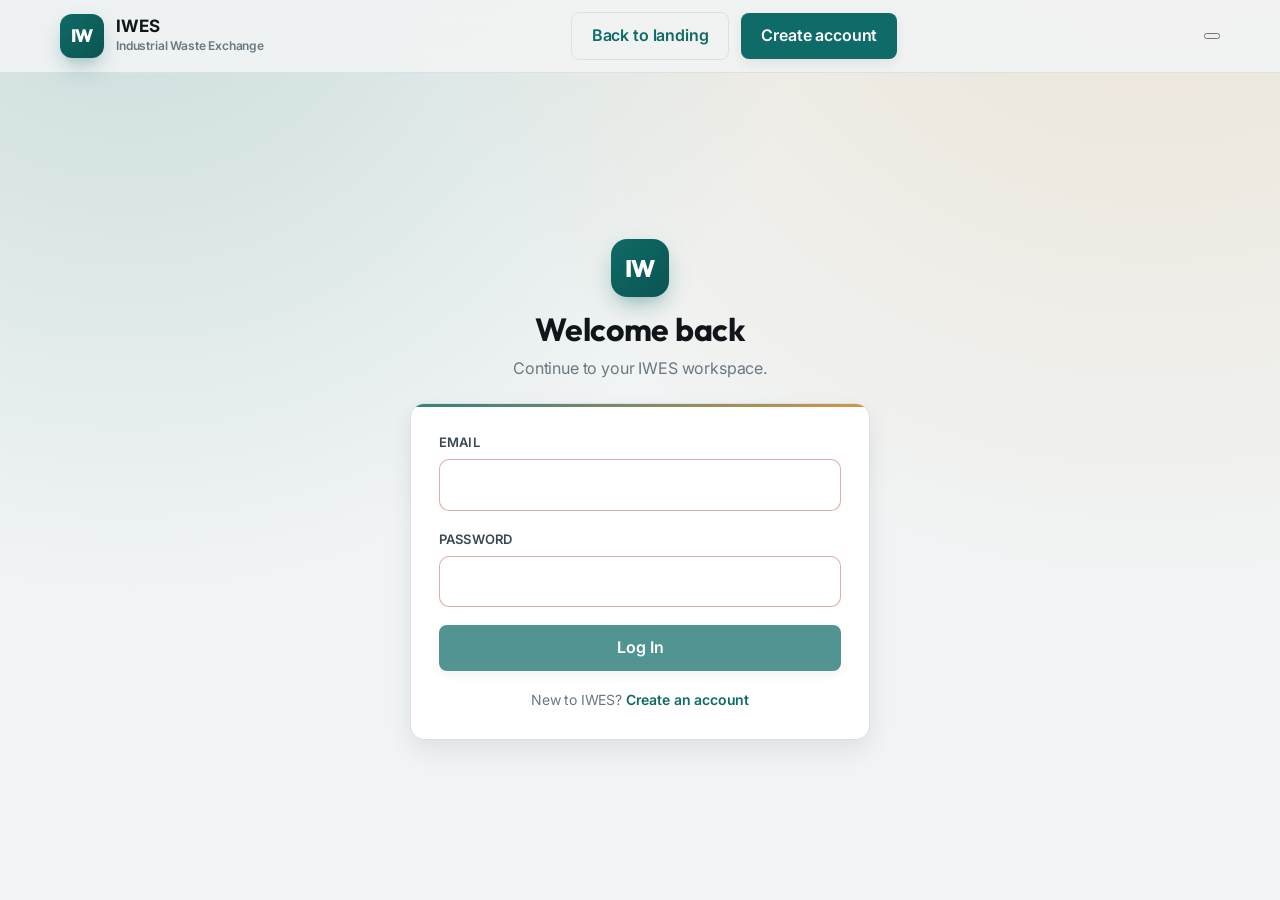
<file: frontend/match.html>
<!DOCTYPE html>
<html lang="en">
<head>
    <meta charset="UTF-8">
    <meta name="viewport" content="width=device-width, initial-scale=1.0">
    <title>IWES Match</title>
    <link rel="stylesheet" href="style.css">
</head>
<body>
    <div class="app-shell">
        <nav class="navbar">
            <div class="nav-inner">
                <a class="nav-brand" href="dashboard.html" aria-label="IWES Match">
                    <span class="brand-mark">IW</span>
                    <span>
                        <strong>IWES</strong>
                        <span>Matching</span>
                    </span>
                </a>

                <div class="nav-links" aria-label="Primary navigation">
                    <a class="nav-link" href="listings.html">
                        <svg class="nav-icon" viewBox="0 0 24 24" aria-hidden="true">
                            <rect x="3" y="5" width="18" height="3" rx="1.5"></rect>
                            <rect x="3" y="10.5" width="18" height="3" rx="1.5"></rect>
                            <rect x="3" y="16" width="12" height="3" rx="1.5"></rect>
                        </svg>
                        Listings
                    </a>
                    <a class="nav-link active" href="match.html">
                        <svg class="nav-icon" viewBox="0 0 24 24" aria-hidden="true">
                            <path d="M12 2a10 10 0 1 0 0 20a10 10 0 0 0 0-20Zm0 3a7 7 0 1 1 0 14a7 7 0 0 1 0-14Zm0 3.5a3.5 3.5 0 1 0 0 7a3.5 3.5 0 0 0 0-7Z"></path>
                        </svg>
                        Match
                    </a>
                    <a class="nav-link" href="analytics.html">
                        <svg class="nav-icon" viewBox="0 0 24 24" aria-hidden="true">
                            <rect x="4" y="11" width="3" height="9" rx="1"></rect>
                            <rect x="10.5" y="7" width="3" height="13" rx="1"></rect>
                            <rect x="17" y="4" width="3" height="16" rx="1"></rect>
                        </svg>
                        Analytics
                    </a>
                    <a class="nav-link" href="dashboard.html">
                        <svg class="nav-icon" viewBox="0 0 24 24" aria-hidden="true">
                            <rect x="3" y="3" width="7" height="7" rx="2"></rect>
                            <rect x="14" y="3" width="7" height="7" rx="2"></rect>
                            <rect x="3" y="14" width="7" height="7" rx="2"></rect>
                            <rect x="14" y="14" width="7" height="7" rx="2"></rect>
                        </svg>
                        Overview
                    </a>
                </div>

                <div class="nav-actions">
                    <span class="user-pill" id="userName">User</span>
                    <button class="button button-ghost" type="button" id="logoutButton">Logout</button>
                </div>
            </div>
        </nav>

        <main class="main-content">
            <header class="page-header">
                <div class="page-title">
                    <h1>Find Matches</h1>
                    <p>Select a material and quantity. MySQL ranks active SELL listings through the matching stored procedure.</p>
                </div>
            </header>

            <div class="utility-bar">
                <span class="meta-label">CALL match_listings()</span>
            </div>

            <section class="card form-card">
                <form class="form-grid-compact" id="matchForm">
                    <div class="form-group">
                        <label for="productSelect">Product</label>
                        <select id="productSelect" required>
                            <option value="">Select product</option>
                        </select>
                    </div>
                    <div class="form-group">
                        <label for="qtyNeeded">Quantity Needed</label>
                        <input id="qtyNeeded" type="number" min="0.01" step="0.01" required>
                    </div>
                    <div class="form-group">
                        <label for="locationFilter">Location (optional)</label>
                        <input id="locationFilter" type="text" placeholder="City or region">
                    </div>
                    <div class="form-group">
                        <label>&nbsp;</label>
                        <button class="button button-primary button-wide" type="submit" id="matchButton">Find Matches</button>
                    </div>
                </form>
            </section>

            <section class="card panel mt-18">
                <div class="panel-header">
                    <h2 class="section-title">
                        <svg class="section-icon" viewBox="0 0 24 24" aria-hidden="true">
                            <path d="M12 2a10 10 0 1 0 0 20a10 10 0 0 0 0-20Zm0 3a7 7 0 1 1 0 14a7 7 0 0 1 0-14Zm0 3.5a3.5 3.5 0 1 0 0 7a3.5 3.5 0 0 0 0-7Z"></path>
                        </svg>
                        Ranked Seller Matches
                    </h2>
                    <span class="status-chip" id="matchCount">0 matches</span>
                </div>
                <div class="listing-grid" id="matchesGrid">
                    <div class="empty-block">Choose a product and quantity to run matching.</div>
                </div>
            </section>
        </main>
    </div>

    <script src="main.js"></script>
    <script>
        const currentUser = checkLogin();
        let requestedQty = 0;
        let allProducts = [];
        let allMatches = [];

        if (currentUser) {
            document.getElementById("userName").textContent = currentUser.name || currentUser.email;
        }

        bindRequiredForm(
            document.getElementById("matchForm"),
            document.getElementById("matchButton")
        );

        document.getElementById("logoutButton").addEventListener("click", async () => {
            const button = document.getElementById("logoutButton");
            setButtonLoading(button, true, "Logging out...");
            try {
                await apiCall("/auth/logout", "POST");
            } catch (error) {
                showToast(error.message, "error");
            } finally {
                clearStoredUser();
                window.location.href = "login.html";
            }
        });

        document.getElementById("matchForm").addEventListener("submit", async (event) => {
            event.preventDefault();
            const button = document.getElementById("matchButton");
            const productId = document.getElementById("productSelect").value;
            requestedQty = Number(document.getElementById("qtyNeeded").value);

            if (!productId) {
                showToast("Select a product", "error");
                return;
            }
            if (!requestedQty || requestedQty <= 0) {
                showToast("Enter a valid quantity", "error");
                return;
            }

            setButtonLoading(button, true, "Matching...");
            document.getElementById("matchesGrid").innerHTML = `
                <div class="skeleton skeleton-block"></div>
                <div class="skeleton skeleton-block"></div>
                <div class="skeleton skeleton-block"></div>
            `;
            try {
                const data = await apiCall("/match", "POST", {
                    product_id: productId,
                    qty_needed: requestedQty,
                });
                allMatches = data.matches || [];
                applyMatchFilters();
            } catch (error) {
                showToast(error.message, "error");
                document.getElementById("matchesGrid").innerHTML = `<div class="empty-block">Could not load matches.</div>`;
            } finally {
                setButtonLoading(button, false);
            }
        });

        document.getElementById("locationFilter").addEventListener("input", applyMatchFilters);

        async function initializePage() {
            try {
                const [meData, productData] = await Promise.all([
                    apiCall("/auth/me"),
                    apiCall("/products"),
                ]);
                setStoredUser(meData.user);
                document.getElementById("userName").textContent = meData.user.name;
                allProducts = productData.products || [];
                renderProductOptions();
            } catch (error) {
                showToast(error.message, "error");
            }
        }

        function renderProductOptions() {
            const options = allProducts.map((product) => (
                `<option value="${product.product_id}">${escapeHtml(product.name)} (${escapeHtml(product.category)}, ${escapeHtml(product.unit)})</option>`
            )).join("");
            document.getElementById("productSelect").innerHTML = `<option value="">Select product</option>${options}`;
        }

        function applyMatchFilters() {
            const location = document.getElementById("locationFilter").value.trim().toLowerCase();
            let filtered = [...allMatches];
            if (location) {
                filtered = filtered.filter((match) =>
                    String(match.location || "").toLowerCase().includes(location)
                );
            }
            renderMatches(filtered);
        }

        function renderMatches(matches) {
            const grid = document.getElementById("matchesGrid");
            document.getElementById("matchCount").textContent = `${matches.length} matches`;

            if (!matches.length) {
                grid.innerHTML = `<div class="empty-block">No ranked matches yet. Try a smaller quantity or expand the location filter.</div>`;
                return;
            }

            grid.innerHTML = matches.map((match, index) => {
                const isOwnListing = Number(match.seller_id) === Number(currentUser.user_id);
                const availableQty = Number(match.available_qty || 0);
                const isPartial = availableQty < requestedQty;
                const availabilityLabel = isPartial ? "Partial fulfillment" : "Full quantity";
                return `
                    <article class="card listing-card">
                        <div class="listing-meta">
                            <span class="status-chip">Rank #${index + 1}</span>
                            <span class="status-chip">${availabilityLabel}</span>
                        </div>
                        ${materialCell(match.product_name, match.category, match.unit)}
                        <div class="listing-meta">
                            <span>Seller: ${escapeHtml(match.seller_name)}</span>
                            <span>Available: ${formatNumber(match.available_qty, 2)} ${escapeHtml(match.unit)}</span>
                            <span>Price: ${formatPrice(match.price_per_unit)}</span>
                            <span>Location: ${escapeHtml(match.location || "-")}</span>
                            <span>Created: ${formatDate(match.created_at)}</span>
                        </div>
                        <div class="listing-actions">
                            <button class="button button-secondary" type="button" data-listing-id="${match.listing_id}" ${isOwnListing ? "disabled" : ""}>
                                ${isOwnListing ? "Own Listing" : "Transact"}
                            </button>
                        </div>
                    </article>
                `;
            }).join("");

            grid.querySelectorAll("button[data-listing-id]").forEach((button) => {
                button.addEventListener("click", () => transactMatch(button));
            });
        }

        async function transactMatch(button) {
            setButtonLoading(button, true, "Saving...");
            try {
                const data = await apiCall("/transact", "POST", {
                    listing_id: button.dataset.listingId,
                    qty: requestedQty,
                });
                showToast("Transaction completed. Listing quantity was updated by MySQL.", "success");
                document.getElementById("matchForm").dispatchEvent(new Event("submit"));
                openRatingModal(data.transaction && data.transaction.txn_id);
            } catch (error) {
                showToast(error.message, "error");
            } finally {
                setButtonLoading(button, false);
            }
        }

        initializePage();
    </script>
</body>
</html>
</file>
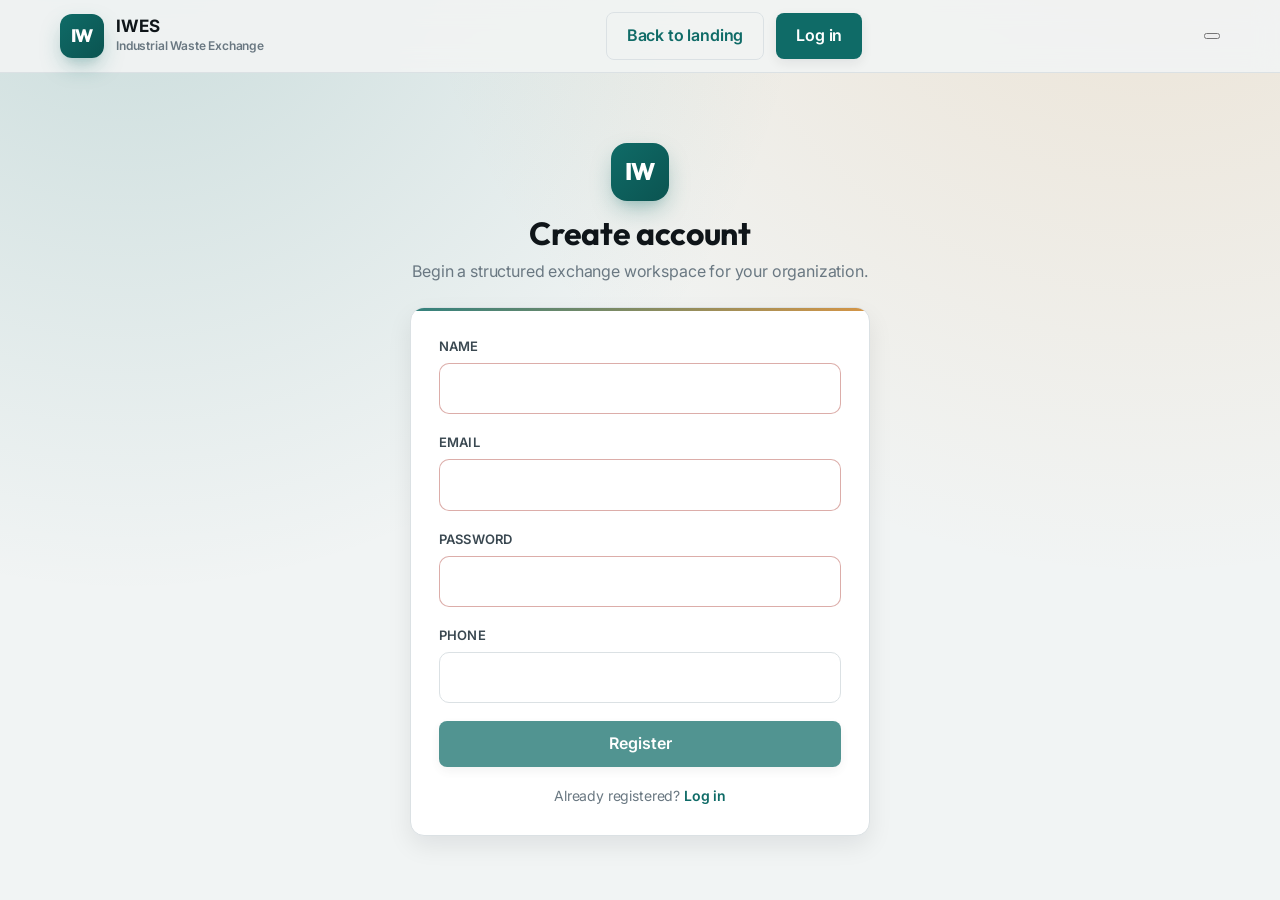
<file: frontend/register.html>
<!DOCTYPE html>
<html lang="en">
<head>
    <meta charset="UTF-8">
    <meta name="viewport" content="width=device-width, initial-scale=1.0">
    <title>IWES Register</title>
    <link rel="stylesheet" href="style.css">
</head>
<body class="auth-page has-auth-nav">
    <nav class="navbar">
        <div class="nav-inner">
            <a class="nav-brand" href="index.html" aria-label="IWES Home">
                <span class="brand-mark">IW</span>
                <span>
                    <strong>IWES</strong>
                    <span>Industrial Waste Exchange</span>
                </span>
            </a>

            <div class="nav-actions">
                <a class="button button-ghost" href="index.html">Back to landing</a>
                <a class="button button-primary" href="login.html">Log in</a>
            </div>
        </div>
    </nav>

    <main class="auth-shell">
        <section class="brand-block" aria-label="IWES">
            <div class="brand-mark">IW</div>
            <h1>Create account</h1>
            <p>Begin a structured exchange workspace for your organization.</p>
        </section>

        <section class="card auth-card">
            <form id="registerForm">
                <div class="form-group">
                    <label for="name">Name</label>
                    <input id="name" name="name" type="text" autocomplete="name" required>
                </div>

                <div class="form-group">
                    <label for="email">Email</label>
                    <input id="email" name="email" type="email" autocomplete="email" required>
                </div>

                <div class="form-group">
                    <label for="password">Password</label>
                    <input id="password" name="password" type="password" autocomplete="new-password" required>
                </div>

                <div class="form-group">
                    <label for="phone">Phone</label>
                    <input id="phone" name="phone" type="tel" autocomplete="tel">
                </div>

                <button class="button button-primary button-wide" type="submit" id="registerButton">Register</button>
            </form>

            <p class="auth-switch">Already registered? <a href="login.html">Log in</a></p>
        </section>
    </main>

    <script src="main.js"></script>
    <script>
        bindRequiredForm(
            document.getElementById("registerForm"),
            document.getElementById("registerButton")
        );

        document.getElementById("registerForm").addEventListener("submit", async (event) => {
            event.preventDefault();

            const button = document.getElementById("registerButton");
            const payload = {
                name: document.getElementById("name").value.trim(),
                email: document.getElementById("email").value.trim(),
                password: document.getElementById("password").value,
                phone: document.getElementById("phone").value.trim(),
            };

            if (!payload.name || !payload.email || !payload.password) {
                showToast("Name, email, and password are required", "error");
                return;
            }

            setButtonLoading(button, true, "Registering...");
            try {
                await apiCall("/auth/register", "POST", payload);
                showToast("Registration successful. Please log in.", "success");
                setTimeout(() => {
                    window.location.href = "login.html";
                }, 850);
            } catch (error) {
                showToast(error.message, "error");
            } finally {
                setButtonLoading(button, false);
            }
        });
    </script>
</body>
</html>
</file>
<file: frontend/style.css>
@import url("https://fonts.googleapis.com/css2?family=Inter:wght@400;500;600;700&family=Outfit:wght@500;600;700;800&display=swap");

:root {
    --font-sans: "Inter", -apple-system, BlinkMacSystemFont, "Segoe UI", Roboto, sans-serif;
    --font-display: "Outfit", -apple-system, BlinkMacSystemFont, "Segoe UI", Roboto, sans-serif;
    --ink: #1c242a;
    --ink-strong: #0f1519;
    --ink-soft: #3a4851;
    --muted: #6a7882;
    --primary: #0f6b67;
    --primary-strong: #0b5451;
    --accent: #d08a33;
    --accent-strong: #b77424;
    --bg: #f1f4f4;
    --surface: #ffffff;
    --surface-2: #f3f6f6;
    --border: #dbe1e4;
    --border-strong: #cfd6da;
    --soft-blue: #e7eef0;
    --success: #2b7a4b;
    --error: #b14942;
    --warning: #c17a2f;
    --shadow: 0 20px 50px rgba(12, 18, 24, 0.12);
    --shadow-soft: 0 10px 24px rgba(12, 18, 24, 0.08);
    --shadow-tight: 0 6px 16px rgba(12, 18, 24, 0.12);
    --radius-sm: 10px;
    --radius-md: 14px;
    --radius-lg: 20px;
    --content-width: 1160px;
}

* {
    box-sizing: border-box;
}

html {
    font-size: 16px;
}

body {
    margin: 0;
    min-height: 100vh;
    background:
        radial-gradient(circle at 10% -10%, rgba(15, 107, 103, 0.18), transparent 45%),
        radial-gradient(circle at 90% -20%, rgba(208, 138, 51, 0.18), transparent 48%),
        var(--bg);
    color: var(--ink);
    font-family: var(--font-sans);
    line-height: 1.6;
    letter-spacing: -0.01em;
    overflow-x: clip;
}

::selection {
    background: rgba(15, 107, 103, 0.2);
}

a {
    color: var(--primary);
    font-weight: 600;
    text-decoration: none;
}

a:hover {
    color: var(--primary-strong);
    text-decoration: underline;
}

a:focus-visible,
button:focus-visible,
input:focus-visible,
select:focus-visible,
textarea:focus-visible {
    outline: 2px solid rgba(15, 107, 103, 0.35);
    outline-offset: 2px;
}

h1,
h2,
h3,
h4 {
    font-family: var(--font-display);
    letter-spacing: -0.01em;
}

.auth-page {
    display: grid;
    min-height: 100vh;
    place-items: center;
    padding: 36px 18px;
}

.auth-page.has-auth-nav {
    padding-top: 115px;
}

.auth-page .navbar {
    left: 0;
    position: absolute;
    right: 0;
    top: 0;
}

.auth-shell {
    width: min(100%, 460px);
}

.brand-block {
    position: relative;
    margin-bottom: 22px;
    text-align: center;
}

.brand-mark {
    display: inline-grid;
    width: 58px;
    height: 58px;
    margin-bottom: 14px;
    place-items: center;
    border-radius: 16px;
    background: linear-gradient(135deg, var(--primary), var(--primary-strong));
    color: #ffffff;
    font-family: var(--font-display);
    font-size: 24px;
    font-weight: 800;
    letter-spacing: -0.02em;
    text-transform: uppercase;
    box-shadow: 0 10px 25px -5px rgba(15, 107, 103, 0.4), 0 8px 10px -6px rgba(15, 107, 103, 0.1);
    position: relative;
    overflow: hidden;
}

.brand-mark::after {
    content: '';
    position: absolute;
    top: 0;
    left: -100%;
    width: 50%;
    height: 100%;
    background: linear-gradient(to right, rgba(255,255,255,0) 0%, rgba(255,255,255,0.3) 50%, rgba(255,255,255,0) 100%);
    transform: skewX(-20deg);
    animation: shine 6s infinite;
}

@keyframes shine {
    0% { left: -100%; }
    20% { left: 200%; }
    100% { left: 200%; }
}

.brand-block h1,
.page-title h1 {
    margin: 0;
    color: var(--ink-strong);
    font-size: clamp(28px, 4vw, 32px);
    line-height: 1.15;
    word-wrap: break-word;
}

.brand-block p,
.page-title p {
    margin: 8px 0 0;
    color: var(--muted);
}

.card {
    border: 1px solid var(--border);
    border-radius: var(--radius-md);
    background: var(--surface);
    box-shadow: var(--shadow-soft);
}

.auth-card {
    position: relative;
    overflow: hidden;
    padding: 28px;
}

.auth-card::before {
    content: "";
    position: absolute;
    inset: 0 0 auto;
    height: 3px;
    background: linear-gradient(90deg, rgba(15, 107, 103, 0.85), rgba(208, 138, 51, 0.9));
}

.form-group {
    margin-bottom: 18px;
}

label {
    display: block;
    margin-bottom: 6px;
    color: var(--ink-soft);
    font-size: 13px;
    font-weight: 600;
    letter-spacing: 0.01em;
    text-transform: uppercase;
}

input,
select,
textarea {
    width: 100%;
    border: 1px solid var(--border);
    border-radius: var(--radius-sm);
    background: var(--surface);
    color: var(--ink);
    font: inherit;
    outline: none;
    padding: 12px 14px;
    transition: border-color 0.2s ease, box-shadow 0.2s ease;
}

input::placeholder,
textarea::placeholder {
    color: rgba(110, 123, 134, 0.7);
}

input:focus,
select:focus,
textarea:focus {
    border-color: rgba(15, 107, 103, 0.55);
    box-shadow: 0 0 0 3px rgba(15, 107, 103, 0.12);
}

input:invalid:not(:placeholder-shown),
textarea:invalid:not(:placeholder-shown) {
    border-color: rgba(177, 73, 66, 0.45);
}

input:invalid:focus,
textarea:invalid:focus {
    border-color: rgba(177, 73, 66, 0.7);
    box-shadow: 0 0 0 3px rgba(177, 73, 66, 0.14);
}

.button {
    display: inline-flex;
    min-height: 44px;
    align-items: center;
    justify-content: center;
    gap: 8px;
    border: 0;
    border-radius: 8px;
    cursor: pointer;
    font: inherit;
    font-weight: 600;
    padding: 10px 20px;
    text-decoration: none;
    box-shadow: 0 4px 12px rgba(12, 18, 24, 0.08);
    transition: all 0.2s cubic-bezier(0.4, 0, 0.2, 1);
}

.button:hover {
    text-decoration: none;
    transform: translateY(-2px);
    box-shadow: 0 6px 16px rgba(12, 18, 24, 0.12);
}

.button:disabled {
    cursor: not-allowed;
    opacity: 0.72;
    transform: none;
}

.button-spinner {
    width: 16px;
    height: 16px;
    border: 2px solid currentColor;
    border-right-color: transparent;
    border-radius: 50%;
    animation: spin 0.7s linear infinite;
}

.button-primary {
    background: var(--primary);
    color: #ffffff;
}

.button-primary:hover {
    background: var(--primary-strong);
    box-shadow: 0 10px 22px rgba(17, 24, 39, 0.18);
}

.button-secondary {
    background: var(--accent);
    color: #ffffff;
}

.button-secondary:hover {
    background: var(--accent-strong);
}

.button-ghost {
    border: 1px solid var(--border);
    background: transparent;
    color: var(--primary);
    box-shadow: none;
}

.button-ghost:hover {
    border-color: var(--primary);
    background: rgba(15, 107, 103, 0.08);
}

.button-wide {
    width: 100%;
}

.auth-switch {
    margin: 18px 0 0;
    color: var(--muted);
    font-size: 14px;
    text-align: center;
}

.app-shell {
    min-height: 100vh;
}

.navbar {
    position: sticky;
    top: 0;
    z-index: 50;
    border-bottom: 1px solid var(--border);
    background: rgba(241, 244, 244, 0.92);
    backdrop-filter: blur(12px);
}

.nav-inner {
    display: flex;
    width: min(var(--content-width), calc(100% - 32px));
    min-height: 72px;
    align-items: center;
    justify-content: space-between;
    gap: 20px;
    margin: 0 auto;
}

.page-container {
    width: min(var(--content-width), calc(100% - 32px));
    margin: 0 auto;
}

.nav-brand {
    display: flex;
    min-width: 0;
    align-items: center;
    gap: 12px;
}

.nav-brand .brand-mark {
    display: inline-grid;
    width: 44px;
    height: 44px;
    margin: 0;
    font-size: 18px;
    border-radius: 12px;
    color: #ffffff;
}

.nav-brand strong {
    display: block;
    color: var(--ink-strong);
    font-size: 17px;
    line-height: 1.1;
}

.nav-brand > span:not(.brand-mark) {
    display: flex;
    flex-direction: column;
}

.nav-brand > span:not(.brand-mark) > span {
    color: var(--muted);
    font-size: 12px;
}

.nav-links {
    display: flex;
    flex: 1;
    align-items: center;
    justify-content: flex-start;
    gap: 10px;
}

.nav-link {
    display: inline-flex;
    align-items: center;
    gap: 8px;
    position: relative;
    border-radius: 8px;
    color: var(--ink-soft);
    font-size: 13px;
    font-weight: 600;
    letter-spacing: 0.02em;
    padding: 8px 12px;
    text-transform: uppercase;
    transition: all 0.2s cubic-bezier(0.4, 0, 0.2, 1);
}

.nav-icon {
    width: 16px;
    height: 16px;
    fill: currentColor;
    flex-shrink: 0;
}

.nav-link:hover {
    background: rgba(15, 107, 103, 0.08);
    color: var(--primary);
    text-decoration: none;
}

.nav-link.active {
    color: var(--primary-strong);
    background: rgba(15, 107, 103, 0.12);
}

.nav-actions {
    display: flex;
    align-items: center;
    gap: 12px;
}

.sidebar {
    position: sticky;
    top: 88px;
    align-self: start;
    border: 1px solid var(--border);
    border-radius: var(--radius-md);
    background: var(--surface);
    padding: 20px;
    box-shadow: var(--shadow-soft);
}

.sidebar-nav {
    display: grid;
    gap: 8px;
}

.sidebar-link {
    display: flex;
    align-items: center;
    gap: 10px;
    border-radius: 10px;
    color: var(--ink-soft);
    font-size: 13px;
    font-weight: 600;
    padding: 8px 10px;
    text-transform: uppercase;
    letter-spacing: 0.08em;
}

.sidebar-link:hover {
    background: rgba(15, 107, 103, 0.08);
    color: var(--primary);
    text-decoration: none;
}

.user-pill {
    max-width: 220px;
    overflow: hidden;
    border: 1px solid var(--border);
    border-radius: 8px;
    background: var(--surface);
    color: var(--ink);
    font-size: 13px;
    font-weight: 600;
    padding: 8px 14px;
    text-overflow: ellipsis;
    white-space: nowrap;
}

.main-content {
    width: min(var(--content-width), calc(100% - 32px));
    margin: 0 auto;
    padding: 42px 0 58px;
    display: grid;
    gap: 26px;
}

.landing-main {
    display: grid;
    gap: 72px;
    padding: 34px 0 80px;
}

.hero-section {
    padding-top: 18px;
}

.hero-grid {
    display: grid;
    grid-template-columns: minmax(0, 1.2fr) minmax(0, 0.8fr);
    gap: 32px;
    align-items: center;
}

.hero-kicker {
    display: inline-flex;
    align-items: center;
    gap: 10px;
    border-radius: 999px;
    border: 1px solid rgba(15, 107, 103, 0.25);
    background: rgba(15, 107, 103, 0.12);
    color: var(--primary-strong);
    font-size: 12px;
    font-weight: 700;
    letter-spacing: 0.08em;
    padding: 6px 14px;
    text-transform: uppercase;
}

.hero-title {
    margin: 18px 0 0;
    font-size: clamp(32px, 5vw, 44px);
    line-height: 1.1;
    color: var(--ink-strong);
    word-wrap: break-word;
}

.hero-lede {
    margin: 16px 0 0;
    color: var(--ink-soft);
    font-size: 17px;
    max-width: 560px;
}

.hero-actions {
    display: flex;
    flex-wrap: wrap;
    gap: 12px;
    margin-top: 22px;
}

.hero-meta {
    display: flex;
    flex-wrap: wrap;
    gap: 10px;
    margin-top: 18px;
}

.hero-card {
    padding: 24px;
    display: grid;
    gap: 16px;
    border: 1px solid rgba(15, 107, 103, 0.2);
    background: linear-gradient(160deg, rgba(255, 255, 255, 0.98), rgba(243, 246, 246, 0.9));
}

.hero-card h2 {
    margin: 0;
    font-size: 22px;
}

.hero-list {
    list-style: none;
    margin: 0;
    padding: 0;
    display: grid;
    gap: 12px;
    color: var(--ink-soft);
    font-size: 14px;
}

.hero-list li {
    display: flex;
    gap: 10px;
}

.hero-list li::before {
    content: "";
    width: 8px;
    height: 8px;
    margin-top: 7px;
    border-radius: 999px;
    background: var(--accent);
    flex-shrink: 0;
}

.section-block {
    padding: 22px 0 0;
}

.section-head {
    display: grid;
    gap: 10px;
    margin-bottom: 28px;
}

.eyebrow {
    color: var(--muted);
    font-size: 12px;
    font-weight: 700;
    letter-spacing: 0.18em;
    text-transform: uppercase;
}

.section-head h2 {
    margin: 0;
    font-size: 30px;
}

.section-head p {
    margin: 0;
    color: var(--ink-soft);
    max-width: 640px;
}

.feature-grid {
    display: grid;
    grid-template-columns: repeat(auto-fit, minmax(280px, 1fr));
    gap: 20px;
}

.feature-card {
    padding: 20px;
    display: grid;
    gap: 10px;
}

.feature-card h3 {
    margin: 0;
    font-size: 18px;
}

.feature-card p {
    margin: 0;
    color: var(--muted);
    font-size: 14px;
}

.workflow-grid {
    display: grid;
    grid-template-columns: repeat(auto-fit, minmax(180px, 1fr));
    gap: 16px;
}

.workflow-step {
    padding: 18px;
    display: grid;
    gap: 10px;
}

.step-index {
    width: 38px;
    height: 38px;
    display: inline-grid;
    place-items: center;
    border-radius: 14px;
    background: rgba(208, 138, 51, 0.16);
    color: var(--accent-strong);
    font-weight: 700;
}

.dbms-grid {
    display: grid;
    grid-template-columns: repeat(auto-fit, minmax(280px, 1fr));
    gap: 20px;
}

.dbms-card {
    padding: 20px;
    display: grid;
    gap: 10px;
}

.site-footer {
    margin-top: 40px;
    border-top: 1px solid var(--border);
    padding: 28px 0 40px;
    background: rgba(255, 255, 255, 0.7);
}

.footer-grid {
    display: flex;
    flex-wrap: wrap;
    gap: 18px;
    align-items: center;
    justify-content: space-between;
    color: var(--muted);
    font-size: 13px;
}

.page-header {
    position: relative;
    display: grid;
    align-items: end;
    grid-template-columns: 1fr auto;
    gap: 18px;
    margin-bottom: 0;
    padding-bottom: 18px;
    border-bottom: 1px solid var(--border);
}

.page-header::before {
    content: "";
    position: absolute;
    left: 0;
    top: -10px;
    width: 60px;
    height: 2px;
    background: var(--accent);
}

.page-title h1 {
    font-size: clamp(28px, 4vw, 36px);
}

.page-title p {
    max-width: 560px;
    color: var(--ink-soft);
    font-size: 16px;
}

.page-actions {
    display: flex;
    align-items: center;
    gap: 12px;
    flex-wrap: wrap;
    justify-content: flex-end;
}

.utility-bar {
    display: flex;
    align-items: center;
    gap: 12px;
    border: 1px solid var(--border);
    border-radius: var(--radius-md);
    background: var(--surface-2);
    padding: 10px 14px;
}

.meta-label {
    display: inline-flex;
    align-items: center;
    gap: 8px;
    color: var(--muted);
    font-size: 11px;
    font-weight: 600;
    letter-spacing: 0.12em;
    text-transform: uppercase;
}

.meta-label::before {
    content: "";
    width: 10px;
    height: 2px;
    border-radius: 999px;
    background: var(--accent);
}

.status-chip {
    display: inline-flex;
    align-items: center;
    gap: 8px;
    border-radius: 999px;
    border: 1px solid var(--border);
    background: var(--surface);
    color: var(--ink-soft);
    font-size: 11px;
    font-weight: 600;
    letter-spacing: 0.08em;
    padding: 6px 12px;
    text-transform: uppercase;
}

.status-chip::before {
    content: "";
    width: 6px;
    height: 6px;
    border-radius: 999px;
    background: var(--accent);
}

.toolbar {
    display: flex;
    align-items: flex-end;
    justify-content: space-between;
    gap: 18px;
    margin-bottom: 18px;
}

.mt-18 {
    margin-top: 18px;
}

.filter-card,
.form-card {
    padding: 20px;
}

.filter-card,
.form-card,
.panel,
.stat-card {
    transition: border-color 0.18s ease, box-shadow 0.18s ease, transform 0.18s ease;
}

.filter-card:hover,
.form-card:hover,
.panel:hover,
.stat-card:hover {
    border-color: rgba(15, 107, 103, 0.24);
    box-shadow: var(--shadow);
}

.form-grid {
    display: grid;
    grid-template-columns: repeat(auto-fit, minmax(180px, 1fr));
    gap: 16px;
}

.form-grid-two {
    grid-template-columns: repeat(2, minmax(0, 1fr));
}

.form-grid-compact {
    display: grid;
    grid-template-columns: repeat(auto-fit, minmax(200px, 1fr));
    gap: 16px;
    align-items: end;
}

.form-actions {
    display: flex;
    justify-content: flex-end;
    gap: 10px;
    margin-top: 18px;
}

.stats-grid {
    display: grid;
    grid-template-columns: repeat(auto-fit, minmax(180px, 1fr));
    gap: 20px;
    margin-bottom: 0;
}

.stat-card {
    position: relative;
    overflow: hidden;
    padding: 24px;
}

.stat-card::before {
    content: "";
    position: absolute;
    inset: 0 0 auto;
    height: 3px;
    background: rgba(15, 107, 103, 0.25);
}

.stat-label {
    margin: 0;
    color: var(--muted);
    font-size: 13px;
    font-weight: 600;
    text-transform: uppercase;
    letter-spacing: 0.06em;
}

.stat-value {
    margin: 10px 0 0;
    color: var(--ink-strong);
    font-family: var(--font-display);
    font-size: clamp(28px, 4vw, 36px);
    font-weight: 600;
    line-height: 1;
}

.content-grid {
    display: grid;
    grid-template-columns: minmax(0, 1.4fr) minmax(0, 1fr);
    gap: 22px;
}

.panel {
    overflow: hidden;
}

.panel-header {
    display: flex;
    align-items: center;
    justify-content: space-between;
    gap: 14px;
    border-bottom: 1px solid var(--border);
    background: var(--surface-2);
    padding: 18px 20px;
}

.panel-body {
    padding: 20px;
}

.panel-note {
    margin: 0 0 14px;
    color: var(--muted);
    font-size: 11px;
    font-weight: 700;
    letter-spacing: 0.12em;
    text-transform: uppercase;
}

.panel-header h2 {
    margin: 0;
    color: var(--ink-strong);
    font-size: 20px;
}

.section-title {
    display: inline-flex;
    align-items: center;
    gap: 10px;
}

.section-icon {
    width: 18px;
    height: 18px;
    fill: currentColor;
    color: var(--accent-strong);
}

.table-wrap {
    overflow-x: auto;
}

table {
    width: 100%;
    border-collapse: collapse;
    min-width: 540px;
}

.compact-table {
    min-width: 0;
}

th,
td {
    border-bottom: 1px solid var(--border);
    padding: 14px 16px;
    text-align: left;
    vertical-align: top;
}

th {
    background: transparent;
    color: var(--muted);
    font-size: 11px;
    letter-spacing: 0.12em;
    text-transform: uppercase;
}

td {
    color: var(--ink);
    font-size: 14px;
}

tbody tr:hover {
    background: rgba(15, 107, 103, 0.04);
}

.material-cell {
    display: grid;
    grid-template-columns: 42px minmax(0, 1fr);
    align-items: center;
    gap: 11px;
    min-width: 160px;
}

.material-avatar {
    display: inline-grid;
    width: 42px;
    height: 42px;
    place-items: center;
    border-radius: 14px;
    font-size: 15px;
    font-weight: 700;
}

.material-copy {
    display: grid;
    min-width: 0;
}

.material-copy strong {
    color: var(--ink-strong);
}

.material-copy span {
    overflow: hidden;
    color: var(--muted);
    font-size: 12px;
    text-overflow: ellipsis;
    white-space: nowrap;
}

.tone-industrial {
    background: #e3ecec;
    color: var(--primary);
}

.tone-metal {
    background: #eceff1;
    color: #4c5963;
}

.tone-polymer {
    background: #f3e9f4;
    color: #7a3d8a;
}

.tone-bio {
    background: #e5f2ea;
    color: var(--success);
}

.tone-recycle {
    background: #f8efe4;
    color: var(--warning);
}

.tone-neutral {
    background: #eceff1;
    color: #394a5a;
}

.badge {
    display: inline-flex;
    align-items: center;
    border-radius: 999px;
    font-size: 11px;
    font-weight: 700;
    padding: 5px 10px;
    text-transform: uppercase;
    letter-spacing: 0.08em;
}

.badge-sell {
    background: rgba(15, 107, 103, 0.12);
    color: var(--primary);
}

.badge-buy {
    background: rgba(208, 138, 51, 0.2);
    color: var(--accent-strong);
}

.badge-active {
    background: rgba(43, 122, 75, 0.18);
    color: var(--success);
}

.badge-completed {
    background: rgba(15, 107, 103, 0.12);
    color: var(--primary);
}

.badge-expired {
    background: rgba(183, 71, 62, 0.16);
    color: var(--error);
}

.badge-done {
    background: rgba(43, 122, 75, 0.18);
    color: var(--success);
}

.qty-action {
    display: grid;
    grid-template-columns: minmax(92px, 1fr) auto;
    gap: 8px;
    min-width: 220px;
}

.filter-bar {
    position: relative;
    z-index: 6;
}

.filter-row {
    display: flex;
    flex-wrap: wrap;
    gap: 12px;
    align-items: flex-end;
}

.view-toggle {
    display: inline-flex;
    gap: 8px;
    border: 1px solid var(--border);
    border-radius: 999px;
    padding: 4px;
    background: var(--surface);
}

.view-toggle button {
    border-radius: 999px;
    padding: 6px 12px;
    font-size: 12px;
    font-weight: 700;
}

.view-toggle button.active {
    background: var(--primary);
    color: #ffffff;
}

.listing-grid {
    display: grid;
    grid-template-columns: repeat(auto-fit, minmax(260px, 1fr));
    gap: 16px;
    padding: 18px;
}

.listings-view[data-view="cards"] .table-wrap {
    display: none;
}

.listings-view[data-view="table"] .listing-grid {
    display: none;
}

.listing-card {
    padding: 18px;
    display: grid;
    gap: 12px;
}

.listing-meta {
    display: grid;
    gap: 6px;
    color: var(--muted);
    font-size: 13px;
}

.listing-actions {
    display: flex;
    gap: 10px;
    flex-wrap: wrap;
    align-items: center;
}

.empty-block {
    padding: 26px;
    text-align: center;
    color: var(--muted);
    font-weight: 600;
}

.skeleton {
    position: relative;
    overflow: hidden;
    border-radius: 999px;
    background: #e8edf0;
}

.skeleton::after {
    content: "";
    position: absolute;
    inset: 0;
    background: linear-gradient(90deg, transparent, rgba(255, 255, 255, 0.6), transparent);
    transform: translateX(-100%);
    animation: skeleton 1.2s ease-in-out infinite;
}

.skeleton-line {
    height: 12px;
    width: 100%;
}

.skeleton-block {
    height: 64px;
    border-radius: var(--radius-md);
}

.qty-action input {
    min-height: 38px;
    padding: 8px 10px;
}

.qty-action .button {
    min-height: 38px;
    padding: 8px 12px;
}

.empty-state,
.loading-state {
    padding: 28px 20px;
    color: var(--muted);
    font-weight: 600;
    text-align: center;
}

.modal-backdrop {
    position: fixed;
    inset: 0;
    z-index: 50;
    display: none;
    align-items: center;
    justify-content: center;
    background: rgba(16, 21, 24, 0.56);
    padding: 18px;
}

.modal-backdrop.open {
    display: flex;
}

.modal {
    width: min(100%, 620px);
    max-height: calc(100vh - 36px);
    overflow-y: auto;
    border-radius: var(--radius-lg);
    background: var(--surface);
    box-shadow: 0 28px 80px rgba(0, 0, 0, 0.28);
}

.modal-header {
    display: flex;
    align-items: flex-start;
    justify-content: space-between;
    gap: 16px;
    border-bottom: 1px solid var(--border);
    padding: 20px;
}

.modal-header h2 {
    margin: 0;
    color: var(--ink-strong);
    font-size: 22px;
}

.modal-header p {
    margin: 6px 0 0;
    color: var(--muted);
}

.modal-body {
    padding: 20px;
}

.modal-note {
    margin: 0 0 16px;
    color: var(--muted);
    font-weight: 600;
    font-size: 13px;
}

.rating-modal {
    width: min(100%, 460px);
}

.star-rating {
    display: flex;
    gap: 8px;
    margin-bottom: 18px;
}

.star-button {
    display: inline-grid;
    width: 44px;
    height: 44px;
    place-items: center;
    border: 1px solid var(--border);
    border-radius: var(--radius-sm);
    background: var(--surface);
    color: #9aa6b2;
    cursor: pointer;
    font-size: 28px;
    line-height: 1;
    transition: border-color 0.2s ease, background 0.2s ease, color 0.2s ease;
}

.star-button:hover,
.star-button.selected {
    border-color: var(--warning);
    background: rgba(176, 107, 46, 0.14);
    color: var(--warning);
}

.icon-button {
    display: inline-grid;
    width: 38px;
    height: 38px;
    place-items: center;
    border: 1px solid var(--border);
    border-radius: var(--radius-sm);
    background: var(--surface);
    color: var(--primary);
    cursor: pointer;
    font-size: 22px;
    font-weight: 700;
    line-height: 1;
    transition: background 0.2s ease, border-color 0.2s ease;
}

.icon-button:hover {
    border-color: rgba(15, 107, 103, 0.4);
    background: rgba(15, 107, 103, 0.08);
}

.chart-list {
    display: grid;
    gap: 16px;
    padding: 20px;
}

.bar-row {
    display: grid;
    grid-template-columns: minmax(130px, 0.34fr) minmax(180px, 1fr) auto;
    align-items: center;
    gap: 12px;
}

.bar-label {
    min-width: 0;
    color: var(--ink);
    font-size: 13px;
    font-weight: 600;
}

.bar-track {
    height: 12px;
    overflow: hidden;
    border-radius: 999px;
    background: #e3e0db;
}

.bar-fill {
    height: 100%;
    min-width: 5px;
    border-radius: 999px;
    background: linear-gradient(90deg, rgba(15, 107, 103, 0.95), rgba(15, 107, 103, 0.6));
}

.bar-value {
    color: var(--primary);
    font-size: 12px;
    font-weight: 700;
    white-space: nowrap;
}

.toast-container {
    position: fixed;
    top: 18px;
    right: 18px;
    z-index: 100;
    display: grid;
    gap: 10px;
    width: min(360px, calc(100vw - 32px));
}

.toast {
    border-left: 5px solid var(--primary);
    border-radius: var(--radius-sm);
    background: var(--surface);
    box-shadow: 0 14px 34px rgba(0, 0, 0, 0.14);
    color: var(--ink);
    font-size: 13px;
    font-weight: 600;
    padding: 13px 15px;
    animation: toast-in 0.22s ease both;
}

.toast-success {
    border-left-color: var(--success);
}

.toast-error {
    border-left-color: var(--error);
}

.toast-info {
    border-left-color: var(--primary);
}

@keyframes toast-in {
    from {
        opacity: 0;
        transform: translateY(-8px);
    }
    to {
        opacity: 1;
        transform: translateY(0);
    }
}

@keyframes spin {
    to {
        transform: rotate(360deg);
    }
}

@keyframes skeleton {
    to {
        transform: translateX(100%);
    }
}

@media (max-width: 900px) {
    .stats-grid,
    .content-grid,
    .form-grid,
    .form-grid-two,
    .form-grid-compact {
        grid-template-columns: 1fr;
    }

    .page-header {
        grid-template-columns: 1fr;
    }

    .page-actions {
        justify-content: flex-start;
    }

    .toolbar {
        align-items: stretch;
        flex-direction: column;
    }

    .bar-row {
        grid-template-columns: 1fr;
        gap: 7px;
    }

    .hero-grid {
        grid-template-columns: 1fr;
    }
}

@media (max-width: 760px) {
    table.responsive-table {
        min-width: 0;
        display: block;
    }

    table.responsive-table thead {
        display: none;
    }

    table.responsive-table tbody,
    table.responsive-table tr,
    table.responsive-table td {
        display: block;
        width: 100%;
    }

    table.responsive-table tr {
        border: 1px solid var(--border);
        border-radius: var(--radius-md);
        background: var(--surface);
        box-shadow: var(--shadow-soft);
        margin-bottom: 14px;
        padding: 6px 12px;
    }

    table.responsive-table td {
        border: none;
        padding: 10px 2px;
        display: flex;
        align-items: flex-start;
        justify-content: space-between;
        gap: 16px;
    }

    table.responsive-table td::before {
        content: attr(data-label);
        color: var(--muted);
        font-size: 10px;
        letter-spacing: 0.12em;
        text-transform: uppercase;
        flex: 0 0 42%;
    }

    table.responsive-table td > * {
        text-align: right;
        margin-left: auto;
    }

    table.responsive-table .material-cell {
        grid-template-columns: 34px minmax(0, 1fr);
    }
}

@media (max-width: 640px) {
    .auth-card {
        padding: 22px;
    }

    .brand-block h1,
    .page-title h1 {
        font-size: 26px;
    }

    .nav-inner {
        align-items: flex-start;
        flex-direction: column;
        padding: 14px 0;
        gap: 14px;
    }

    .nav-links {
        width: 100%;
        justify-content: flex-start;
        overflow-x: auto;
        padding-bottom: 6px;
        -webkit-overflow-scrolling: touch;
    }

    .nav-actions {
        width: 100%;
        justify-content: space-between;
        flex-wrap: wrap;
        gap: 10px;
    }

    .user-pill {
        max-width: 100%;
        flex: 1;
    }

    .filter-bar {
        position: relative;
        top: 0;
    }

    .main-content {
        width: min(100% - 24px, 1180px);
        padding-top: 24px;
    }

    .stat-value {
        font-size: 30px;
    }

    .panel-header {
        align-items: flex-start;
        flex-direction: column;
    }

    .qty-action {
        grid-template-columns: 1fr;
        min-width: 160px;
    }

    .form-actions {
        flex-direction: column-reverse;
    }

    .hero-title {
        font-size: 34px;
    }
}
</file>
